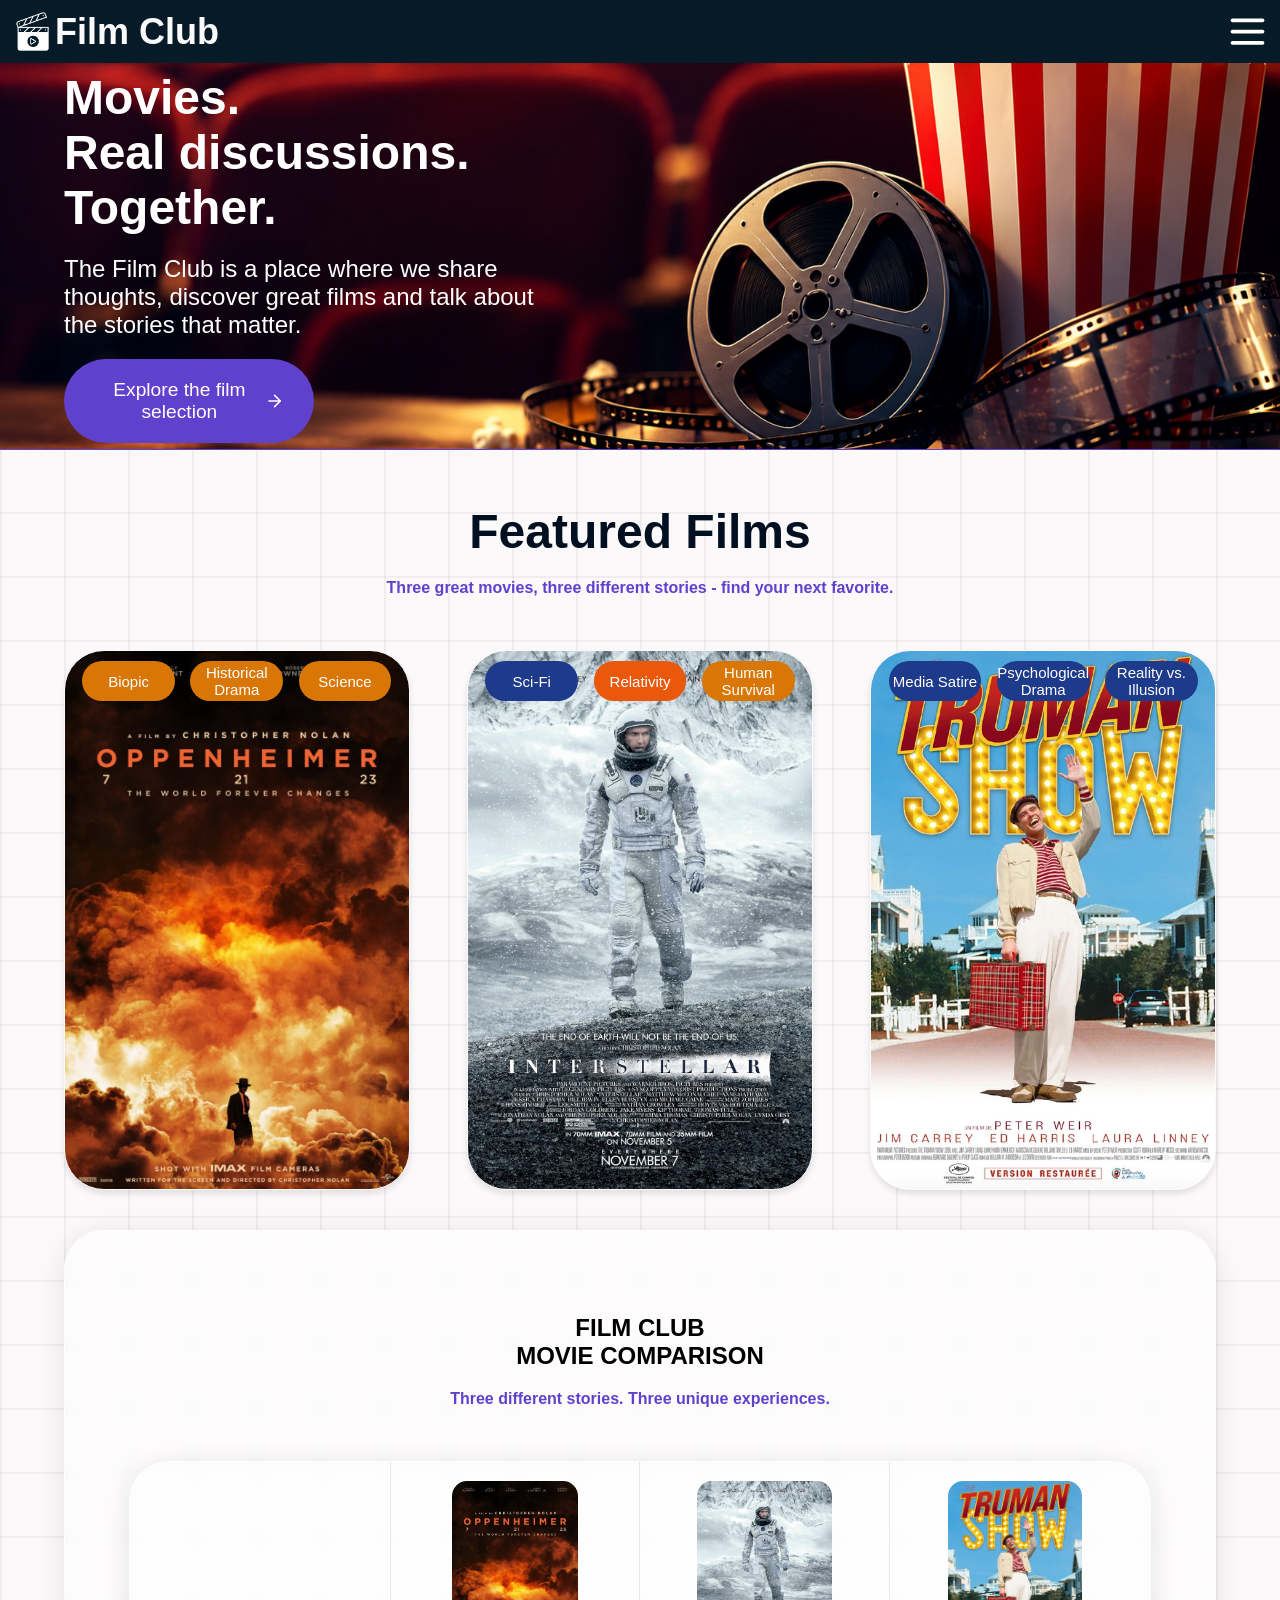
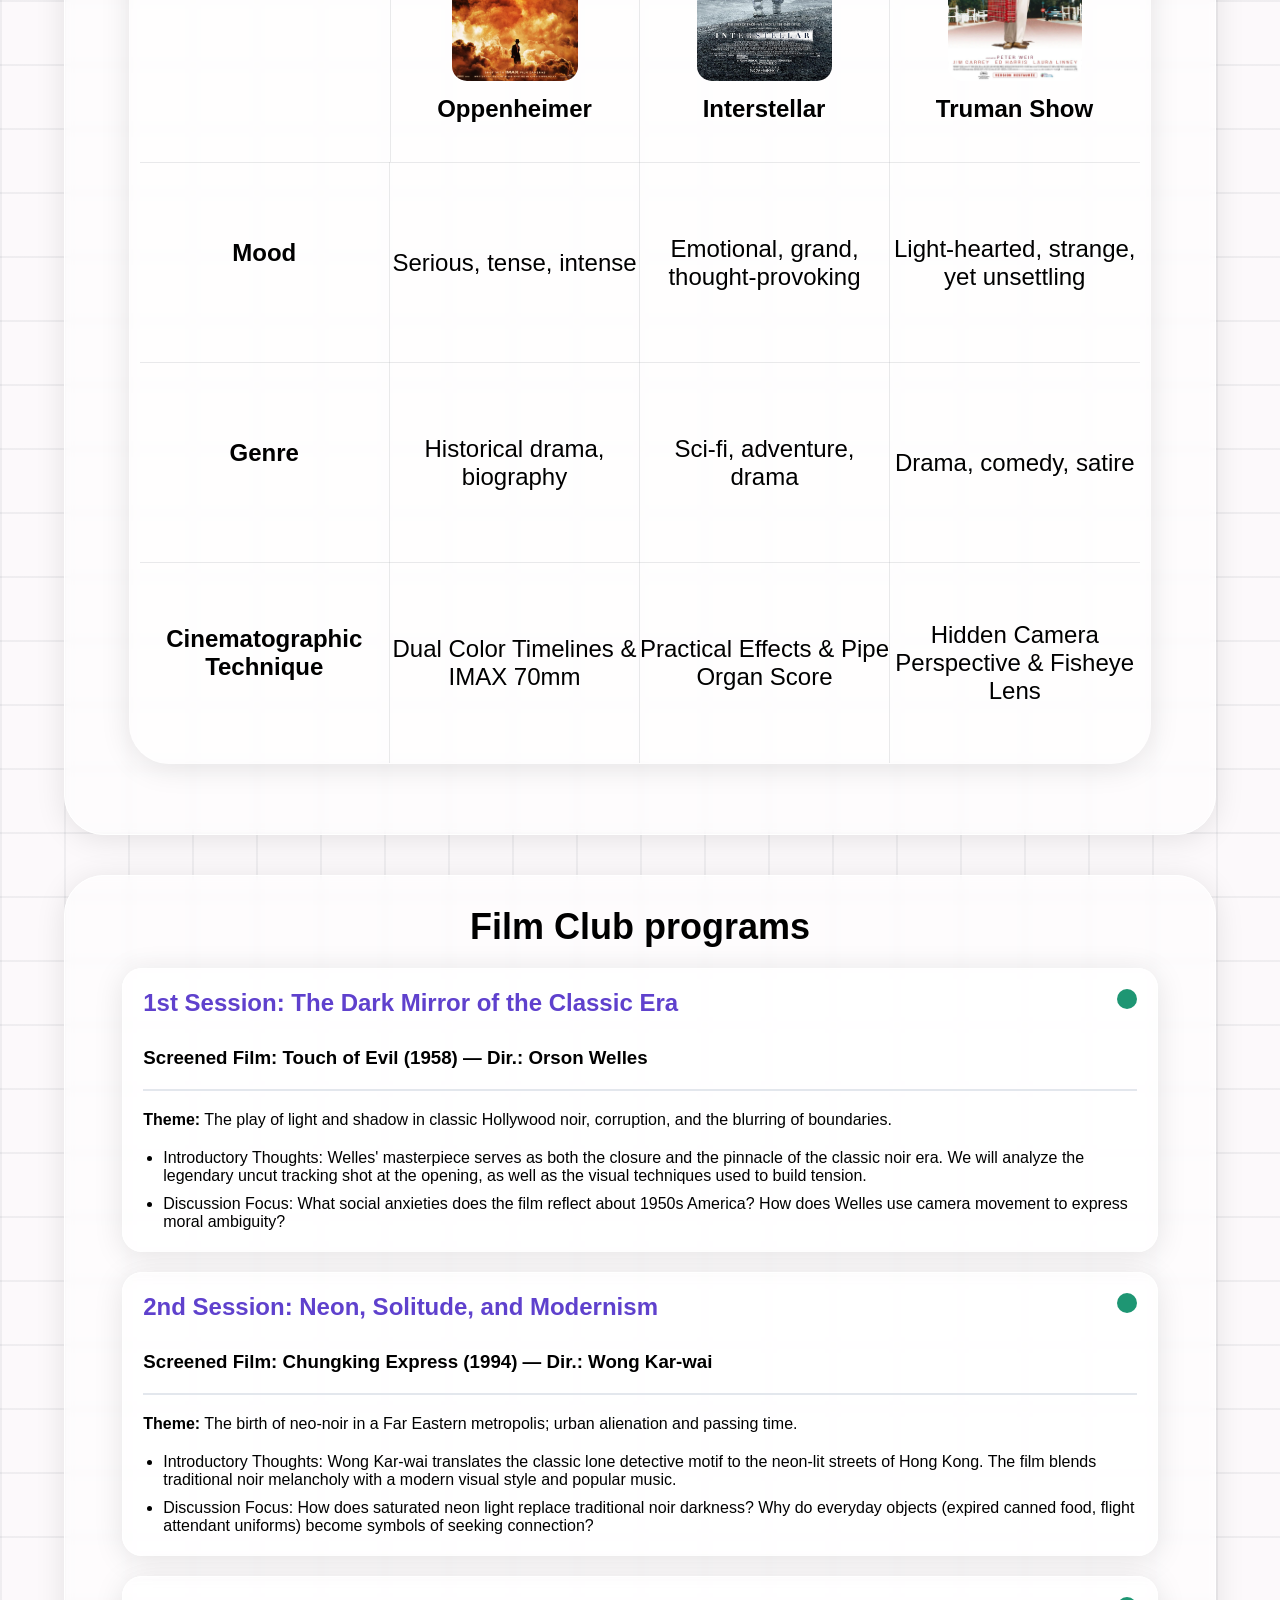
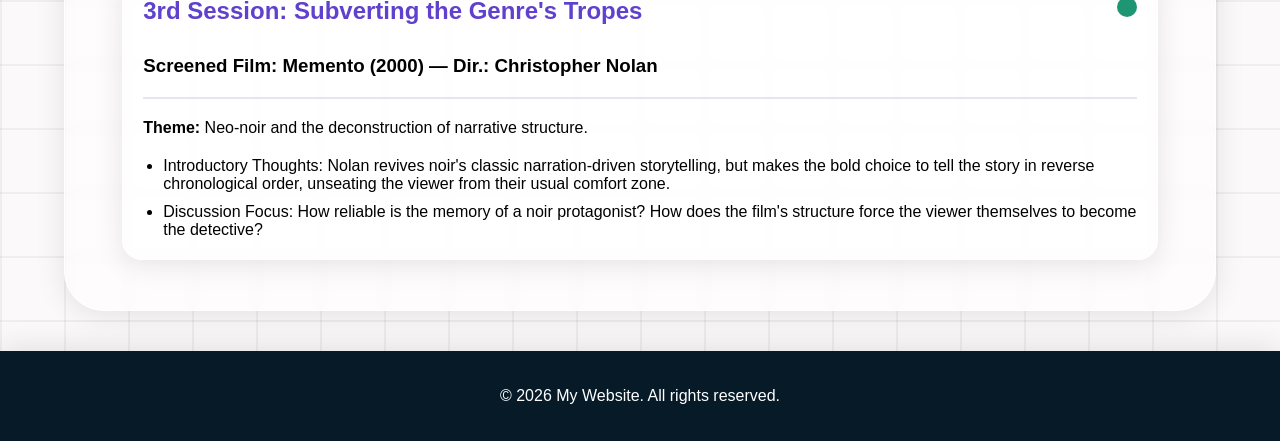
<file: index.html>
<!DOCTYPE html>
<html lang="en">

<head>
    <meta charset="UTF-8">
    <meta name="viewport" content="width=device-width, initial-scale=1.0">
    <link rel="stylesheet" href="src/tablestyle.css">
    <link rel="stylesheet" href="src/style.css">
    <link rel="icon" href="src/images/index.png">
    <script src="src/script.js" defer></script>
    <title>Film Club</title>
</head>

<body>
    <nav id="navbar">
        <div class="nav-title">
            <img src="src/images/logo.png" alt="Logo" class="logo">
            <h1><a href="index.html">Film Club</a></h1>
        </div>
        <div class="menu-container">
            <button id="menu-button">
                <svg width="24" height="24" viewBox="0 0 24 24" fill="none" stroke="currentColor" stroke-width="2"
                    stroke-linecap="round" stroke-linejoin="round">
                    <line x1="4" y1="6" x2="20" y2="6" />
                    <line x1="4" y1="12" x2="20" y2="12" />
                    <line x1="4" y1="18" x2="20" y2="18" />
                </svg>
            </button>
            <ul id="nav-links">
                <li class="current-tab"><a href="index.html">Home</a></li>
                <li><a href="src/selection.html">Selection</a></li>
                <li><a href="src/workshop.html">Workshop</a></li>
                <li><a href="src/sources.html">Sources</a></li>
            </ul>
        </div>
    </nav>
    <header>
        <div class="header-content">
            <h2>
                <span>Movies.</span><br>
                <span>Real discussions.</span><br>
                <span>Together.</span><br>
            </h2>
            <p>
                The Film Club is a place where we share <br>
                thoughts, discover great films and talk about<br>
                the stories that matter.
            </p>
            <a href="src/selection.html" class="cta-button">
                Explore the film selection
                <svg width="24" height="24" viewBox="0 0 24 24" fill="none" stroke="currentColor" stroke-width="2"
                    stroke-linecap="round" stroke-linejoin="round">
                    <line x1="5" y1="12" x2="19" y2="12" />
                    <polyline points="12 5 19 12 12 19" />
                </svg>
            </a>
        </div>
    </header>
    <main>
        <div class="title-wrapper">
            <h1 class="title">Featured Films</h1>
            <p>Three great movies, three different stories
                - find your next favorite.</p>
        </div>
        <div class="cards">
            <article class="card">
                <div class="tags">
                    <span class="tag-Biopic">Biopic</span>
                    <span class="tag-Historical-Drama">Historical Drama</span>
                    <span class="tag-Science">Science</span>
                </div>
                <div class="info">
                    <h2>Oppenheimer</h2>
                    <span>(2023)</span>
                    <p>A tense and visually striking historical drama with a serious,
                        atmospheric tone. It combines powerful performances,
                        complex themes, and Christopher Nolan's distinctive
                        nonlinear storytelling.</p>
                </div>
            </article>
            <article class="card">
                <div class="tags">
                    <span class="tag-Sci-Fi">Sci-Fi</span>
                    <span class="tag-Relativity">Relativity</span>
                    <span class="tag-Human-Survival">Human Survival</span>
                </div>
                <div class="info">
                    <h2>Interstellar</h2>
                    <span>(2014)</span>
                    <p>An emotional and visually spectacular sci-fi film that combines large-scale space exploration
                        with deeply personal themes. Its ambitious visuals, memorable soundtrack, and thought-provoking
                        ideas make it especially engaging.</p>
                </div>
            </article>
            <article class="card">
                <div class="tags">
                    <span class="tag-Media-Satire">Media Satire</span>
                    <span class="tag-Psychological-Drama">Psychological Drama</span>
                    <span class="tag-Reality-v-Illusion">Reality vs. Illusion</span>
                </div>
                <div class="info">
                    <h2>The Truman Show</h2>
                    <span>(1998)</span>
                    <p>A clever and thought-provoking film that balances comedy with darker philosophical themes. Its
                        unique concept, memorable performances, and commentary on media and privacy make it highly
                        discussable.</p>
                </div>
            </article>
        </div>

        <section class="content-wrapper">
            <div class="title-wrapper">
                <h1>FILM CLUB</h1>
                <h2>MOVIE COMPARISON</h2>
                <p>Three different stories. Three unique experiences.</p>
            </div>
            <div class="table-wrapper">
                <table>
                    <thead>
                        <tr>
                            <td></td>
                            <td>
                                <a class="img-wrapper" href="src/images/card1.jpg">
                                    <img src="src/images/card1.jpg" alt="Oppenheimer Moviecover">
                                </a>
                                <h2>Oppenheimer</h2>
                            </td>
                            <td>
                                <a class="img-wrapper" href="src/images/card2.jpg">
                                    <img src="src/images/card2.jpg" alt="Interstellar Moviecover">
                                </a>
                                <h2>Interstellar</h2>
                            </td>
                            <td>
                                <a class="img-wrapper" href="src/images/card3.webp">
                                    <img src="src/images/card3.webp" alt="Truman Show Moviecover">
                                </a>
                                <h2>Truman Show</h2>
                            </td>
                        </tr>
                    </thead>
                    <tbody>
                        <tr>
                            <td>
                                <h2>Mood</h2>
                            </td>
                            <td>Serious, tense, intense</td>
                            <td>Emotional, grand, thought-provoking</td>
                            <td>Light-hearted, strange, yet unsettling</td>
                        </tr>
                        <tr>
                            <td>
                                <h2>Genre</h2>
                            </td>
                            <td>Historical drama, biography</td>
                            <td>Sci-fi, adventure, drama</td>
                            <td>Drama, comedy, satire</td>
                        </tr>
                        <tr>
                            <td>
                                <h2>Cinematographic Technique</h2>
                            </td>
                            <td>Dual Color Timelines & IMAX 70mm</td>
                            <td>Practical Effects & Pipe Organ Score</td>
                            <td>Hidden Camera Perspective & Fisheye Lens</td>
                        </tr>
                    </tbody>
                </table>
            </div>
        </section>

        <section class="content-wrapper">
            <h2 class="content-title">Film Club programs</h2>
            <article class="program-card">
                <div class="head">
                    <h2>1st Session: The Dark Mirror of the Classic Era</h2>
                    <span></span>
                </div>
                <h3>Screened Film: Touch of Evil (1958) — Dir.: Orson Welles</h3>
                <span class="divider-line"></span>
                <p class="theme"><b>Theme:</b> The play of light and shadow in classic Hollywood noir, corruption, and
                    the blurring of boundaries.</p>
                <ul>
                    <li>
                        <p>Introductory Thoughts: Welles' masterpiece serves as both the closure and the pinnacle of the
                            classic noir era. We will analyze the legendary uncut tracking shot at the opening, as well
                            as the visual techniques used to build tension.</p>
                    </li>
                    <li>
                        <p>Discussion Focus: What social anxieties does the film reflect about 1950s America? How does
                            Welles use camera movement to express moral ambiguity?</p>
                    </li>
                </ul>
            </article>
            <article class="program-card">
                <div class="head">
                    <h2>2nd Session: Neon, Solitude, and Modernism</h2>
                    <span></span>
                </div>
                <h3>Screened Film: Chungking Express (1994) — Dir.: Wong Kar-wai</h3>
                <span class="divider-line"></span>
                <p class="theme"><b>Theme:</b> The birth of neo-noir in a Far Eastern metropolis; urban alienation and
                    passing time.</p>
                <ul>
                    <li>
                        <p>Introductory Thoughts: Wong Kar-wai translates the classic lone detective motif to the
                            neon-lit streets of Hong Kong. The film blends traditional noir melancholy with a modern
                            visual style and popular music.</p>
                    </li>
                    <li>
                        <p>Discussion Focus: How does saturated neon light replace traditional noir darkness? Why do
                            everyday objects (expired canned food, flight attendant uniforms) become symbols of seeking
                            connection?</p>
                    </li>
                </ul>
            </article>
            <article class="program-card">
                <div class="head">
                    <h2>3rd Session: Subverting the Genre's Tropes</h2>
                    <span></span>
                </div>
                <h3>Screened Film: Memento (2000) — Dir.: Christopher Nolan</h3>
                <span class="divider-line"></span>
                <p class="theme"><b>Theme:</b> Neo-noir and the deconstruction of narrative structure.</p>
                <ul>
                    <li>
                        <p>Introductory Thoughts: Nolan revives noir's classic narration-driven storytelling, but makes
                            the bold choice to tell the story in reverse chronological order, unseating the viewer from
                            their usual comfort zone.</p>
                    </li>
                    <li>
                        <p>Discussion Focus: How reliable is the memory of a noir protagonist? How does the film's
                            structure force the viewer themselves to become the detective?</p>
                    </li>
                </ul>
            </article>
        </section>
    </main>

    <footer>
        <p>&copy; 2026 My Website. All rights reserved.</p>
    </footer>
</body>

</html>
</file>
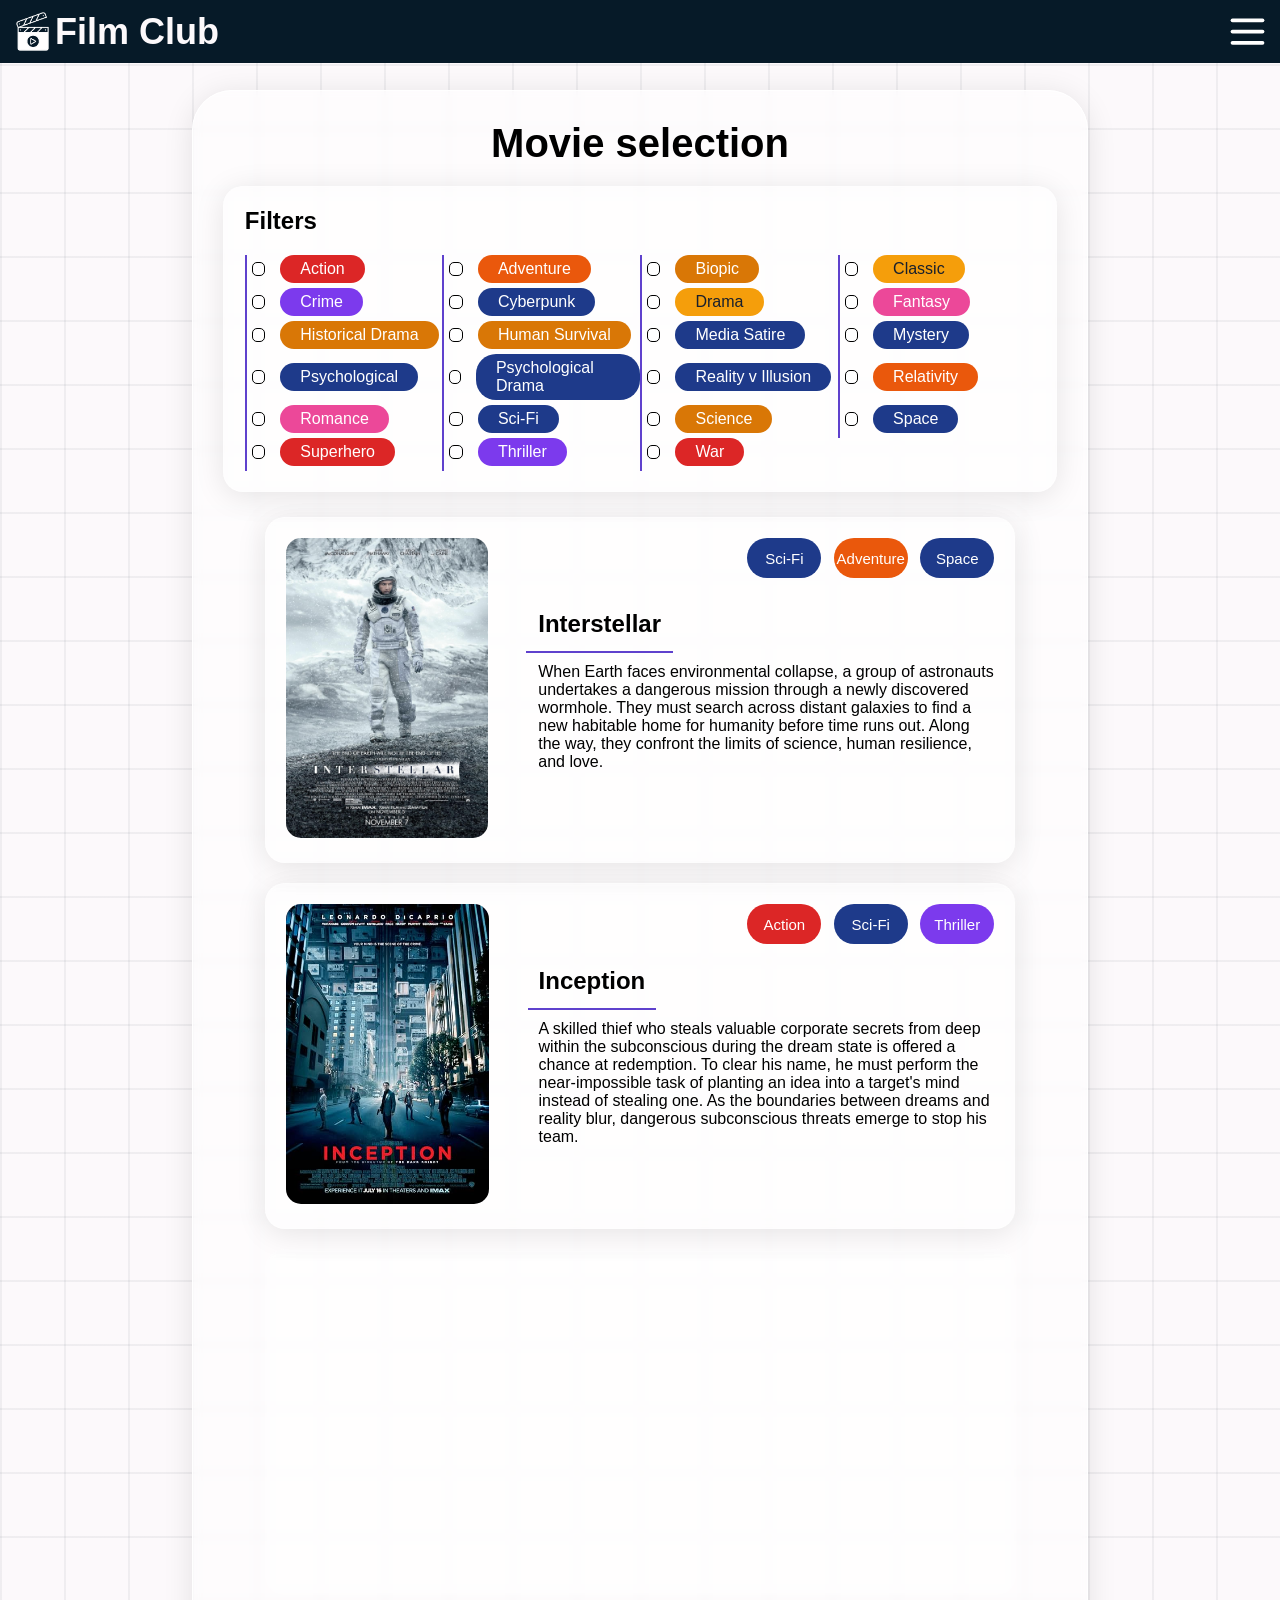
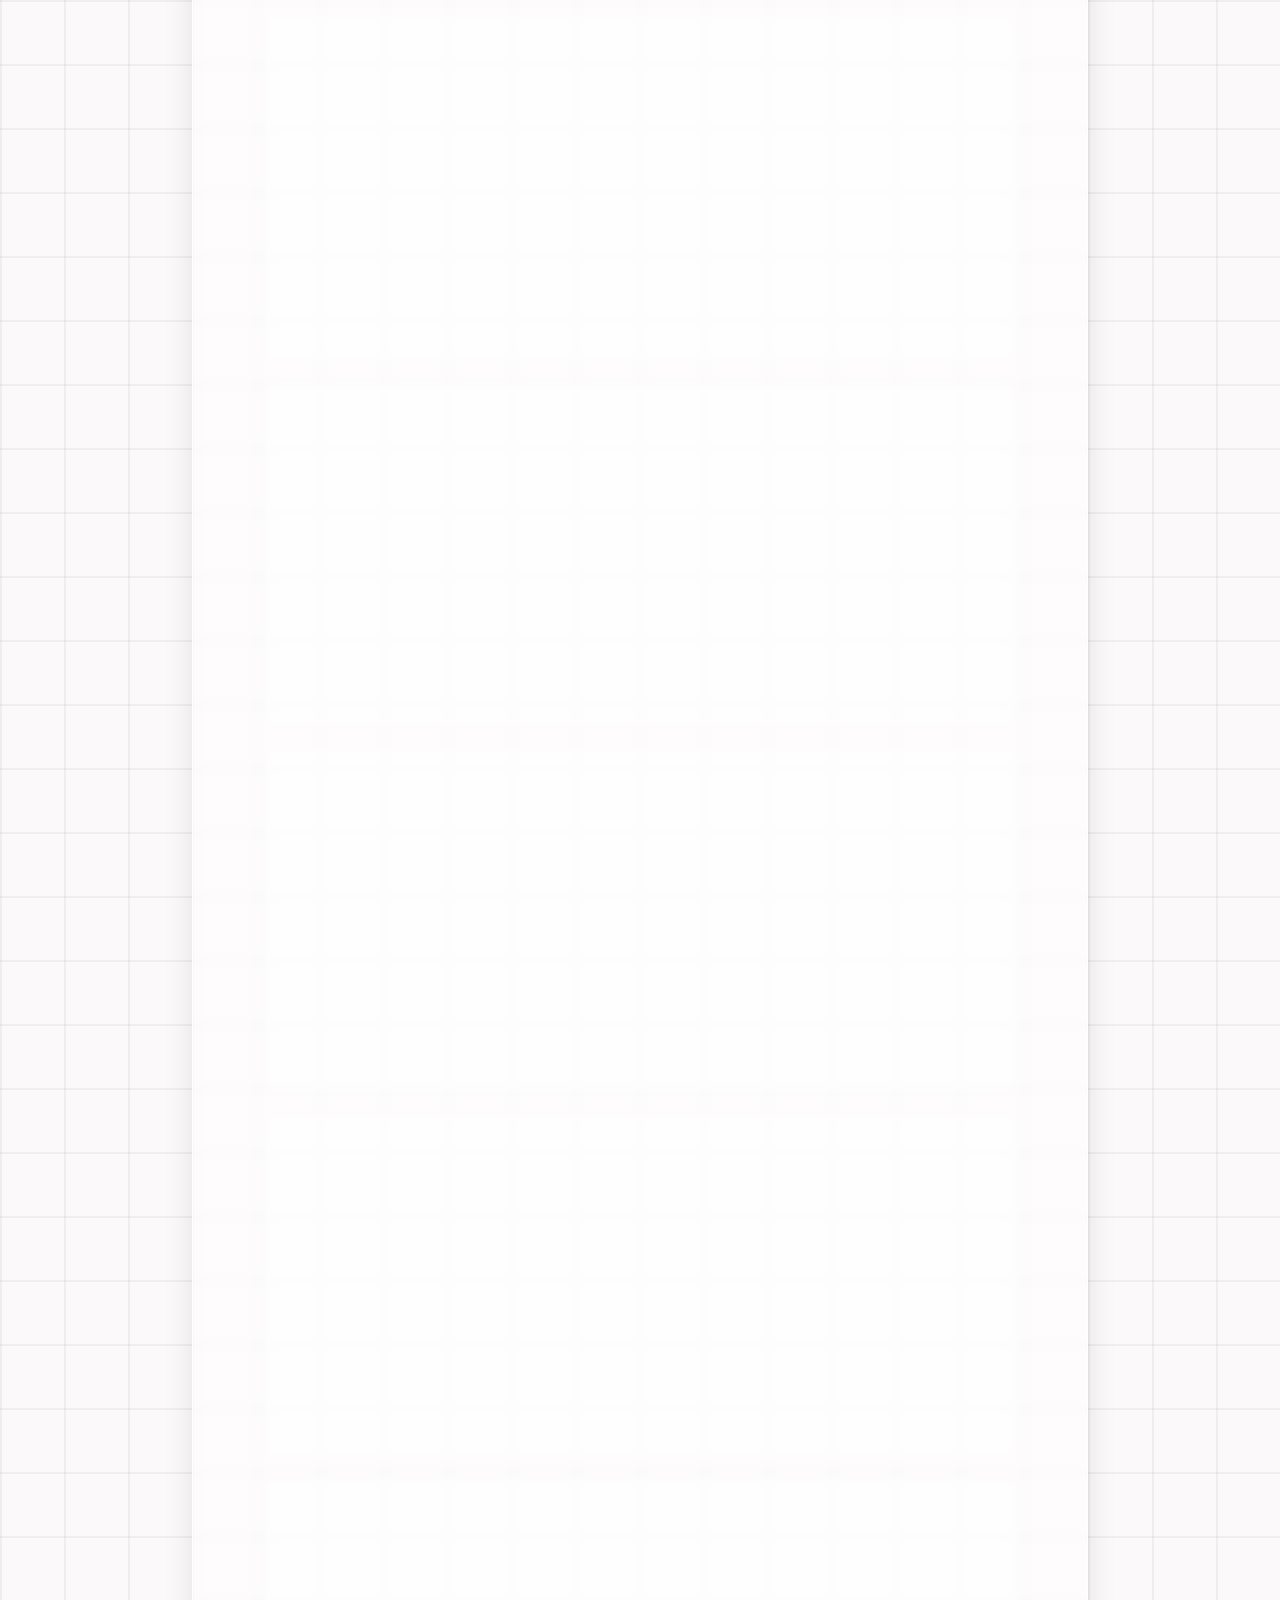
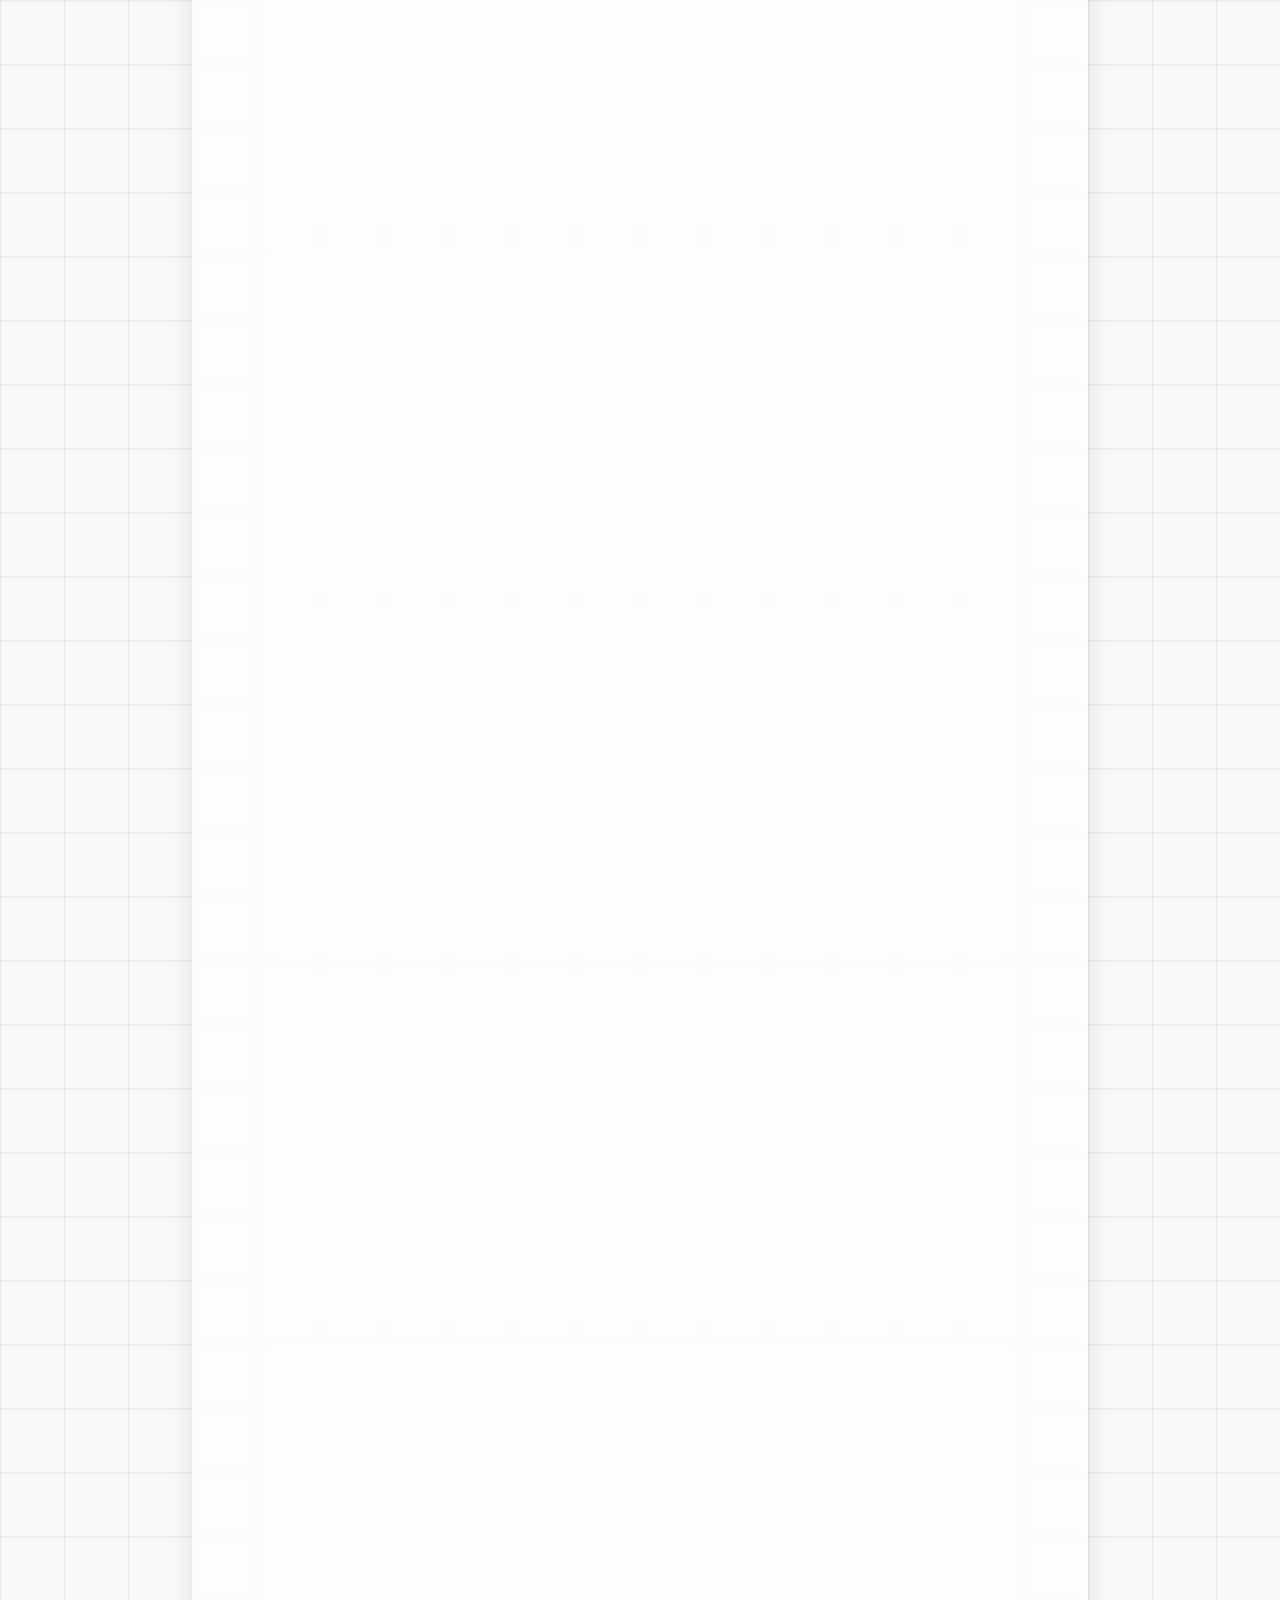
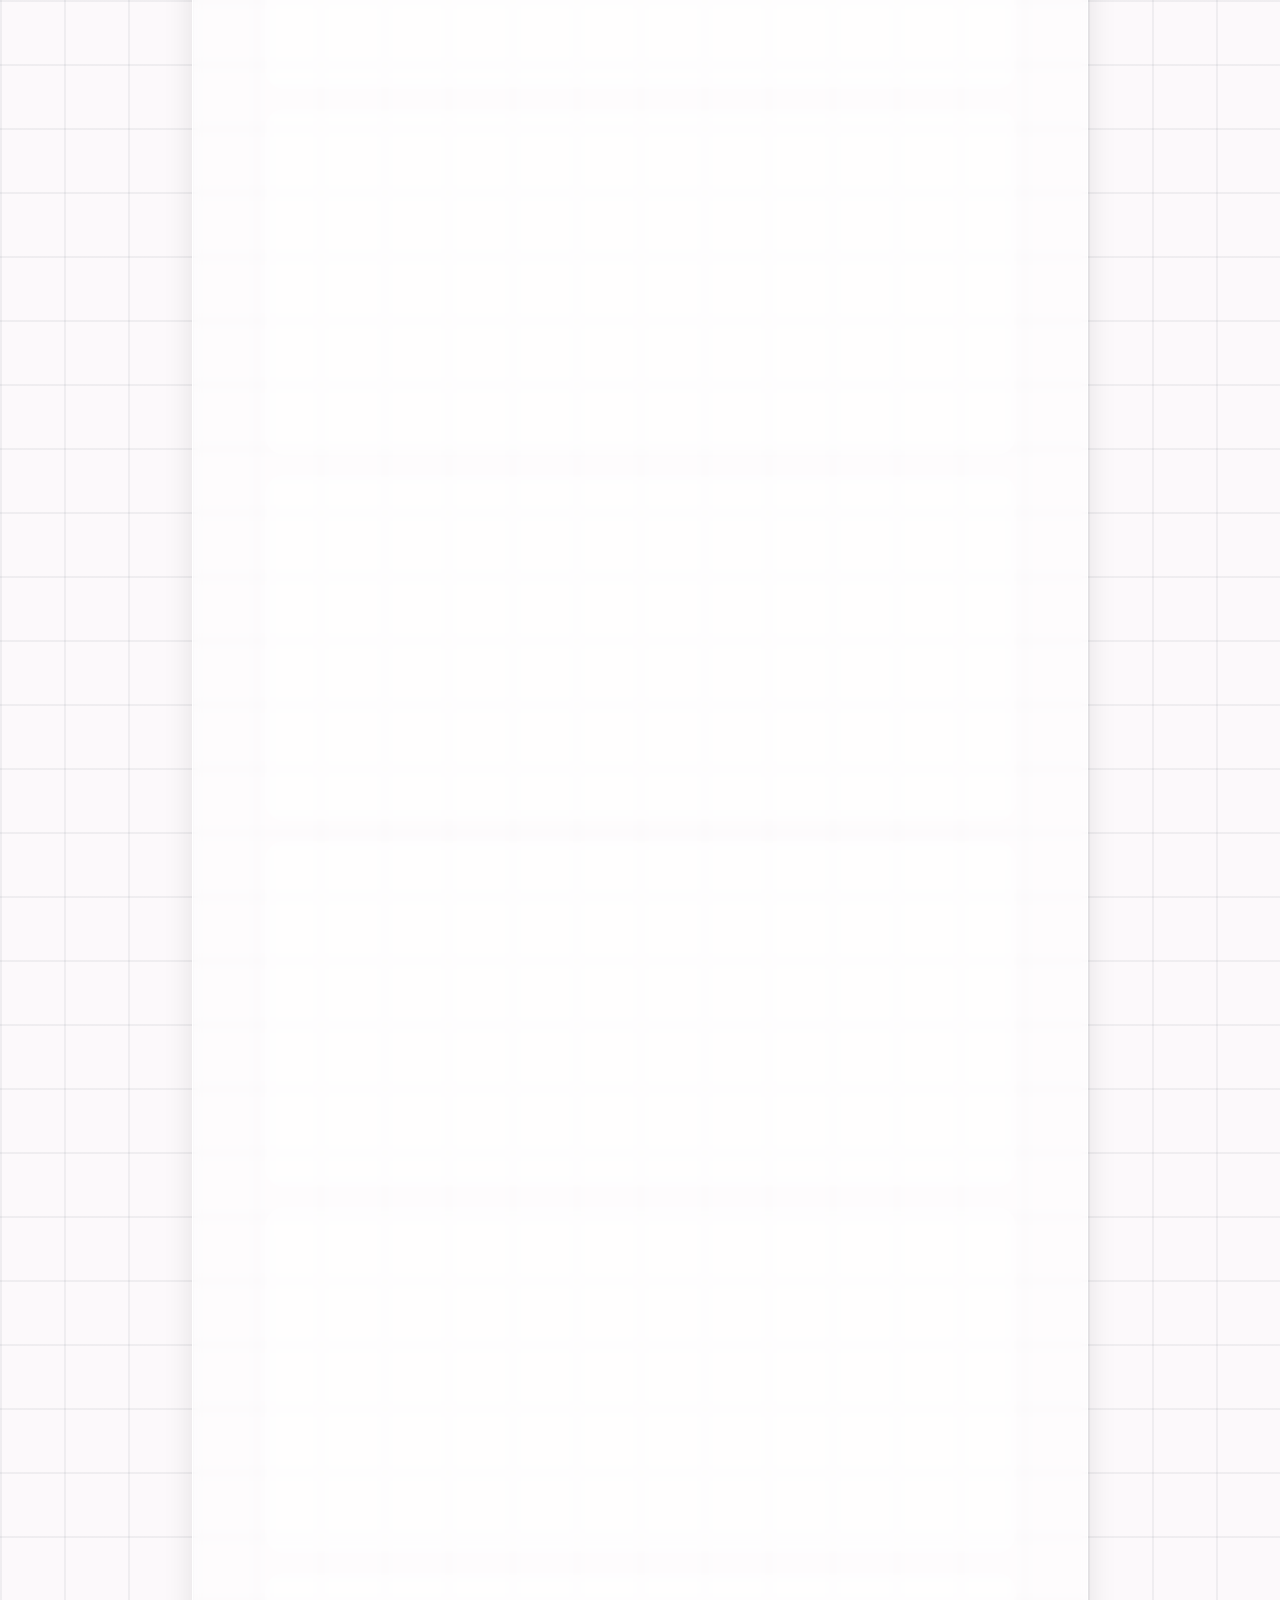
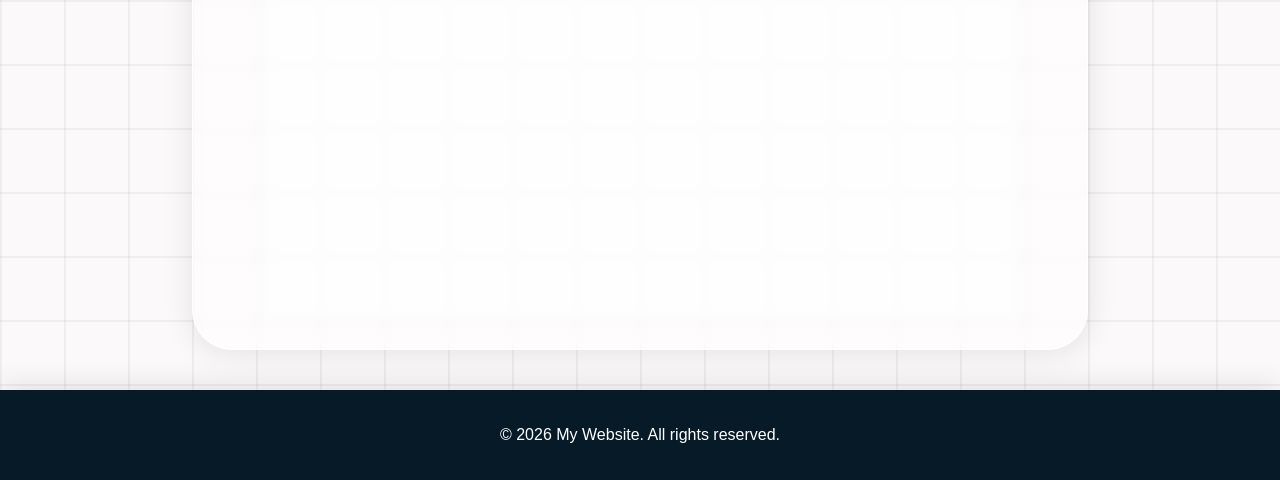
<file: src/selection.html>
<!DOCTYPE html>
<html lang="en">

<head>
    <meta charset="UTF-8">
    <meta name="viewport" content="width=device-width, initial-scale=1.0">
    <link rel="stylesheet" href="style.css">
    <link rel="icon" href="images/index.png">
    <script src="script.js" defer></script>
    <script src="sortscript.js" defer></script>
    <title>Film Club</title>
</head>

<body>
    <nav id="navbar">
        <div class="nav-title">
            <img src="images/logo.png" alt="Logo" class="logo">
            <h1><a href="../index.html">Film Club</a></h1>
        </div>
        <div class="menu-container">
            <button id="menu-button">
                <svg width="24" height="24" viewBox="0 0 24 24" fill="none" stroke="currentColor" stroke-width="2"
                    stroke-linecap="round" stroke-linejoin="round">
                    <line x1="4" y1="6" x2="20" y2="6" />
                    <line x1="4" y1="12" x2="20" y2="12" />
                    <line x1="4" y1="18" x2="20" y2="18" />
                </svg>
            </button>
            <ul id="nav-links">
                <li><a href="../index.html">Home</a></li>
                <li class="current-tab"><a href="selection.html">Selection</a></li>
                <li><a href="workshop.html">Workshop</a></li>
                <li><a href="sources.html">Sources</a></li>
            </ul>
        </div>
    </nav>
    <main>

        <section class="content-wrapper">
            <h2 class="selection-title">Movie selection</h2>
            <div class="opt-bar">
                <h2>Filters</h2>
                <div class="sort-tags">
                    <div class="sort-opt"><input type="checkbox" name="actionTag" id="actionTag" class="sortTag"
                            data-sort="Action"> <label for="actionTag" class="tag-Action">Action</label></div>
                    <div class="sort-opt"><input type="checkbox" name="adventureTag" id="adventureTag" class="sortTag"
                            data-sort="Adventure"> <label for="adventureTag" class="tag-Adventure">Adventure</label>
                    </div>
                    <div class="sort-opt"><input type="checkbox" name="biopicTag" id="biopicTag" class="sortTag"
                            data-sort="Biopic"> <label for="biopicTag" class="tag-Biopic">Biopic</label></div>
                    <div class="sort-opt"><input type="checkbox" name="classicTag" id="classicTag" class="sortTag"
                            data-sort="Classic"> <label for="classicTag" class="tag-Classic">Classic</label></div>
                    <div class="sort-opt"><input type="checkbox" name="crimeTag" id="crimeTag" class="sortTag"
                            data-sort="Crime"> <label for="crimeTag" class="tag-Crime">Crime</label></div>
                    <div class="sort-opt"><input type="checkbox" name="cyberpunkTag" id="cyberpunkTag" class="sortTag"
                            data-sort="Cyberpunk"> <label for="cyberpunkTag" class="tag-Cyberpunk">Cyberpunk</label>
                    </div>
                    <div class="sort-opt"><input type="checkbox" name="dramaTag" id="dramaTag" class="sortTag"
                            data-sort="Drama"> <label for="dramaTag" class="tag-Drama">Drama</label></div>
                    <div class="sort-opt"><input type="checkbox" name="fantasyTag" id="fantasyTag" class="sortTag"
                            data-sort="Fantasy"> <label for="fantasyTag" class="tag-Fantasy">Fantasy</label></div>
                    <div class="sort-opt"><input type="checkbox" name="historicalDramaTag" id="historicalDramaTag"
                            class="sortTag" data-sort="Historical-Drama"> <label for="historicalDramaTag"
                            class="tag-Historical-Drama">Historical Drama</label></div>
                    <div class="sort-opt"><input type="checkbox" name="humanSurvivalTag" id="humanSurvivalTag"
                            class="sortTag" data-sort="Human-Survival"> <label for="humanSurvivalTag"
                            class="tag-Human-Survival">Human Survival</label></div>
                    <div class="sort-opt"><input type="checkbox" name="mediaSatireTag" id="mediaSatireTag"
                            class="sortTag" data-sort="Media-Satire"> <label for="mediaSatireTag"
                            class="tag-Media-Satire">Media Satire</label></div>
                    <div class="sort-opt"><input type="checkbox" name="mysteryTag" id="mysteryTag" class="sortTag"
                            data-sort="Mystery"> <label for="mysteryTag" class="tag-Mystery">Mystery</label></div>
                    <div class="sort-opt"><input type="checkbox" name="psychologicalTag" id="psychologicalTag"
                            class="sortTag" data-sort="Psychological"> <label for="psychologicalTag"
                            class="tag-Psychological">Psychological</label></div>
                    <div class="sort-opt"><input type="checkbox" name="psychologicalDramaTag" id="psychologicalDramaTag"
                            class="sortTag" data-sort="Psychological-Drama"> <label for="psychologicalDramaTag"
                            class="tag-Psychological-Drama">Psychological Drama</label></div>
                    <div class="sort-opt"><input type="checkbox" name="realityVIllusionTag" id="realityVIllusionTag"
                            class="sortTag" data-sort="Reality-v-Illusion"> <label for="realityVIllusionTag"
                            class="tag-Reality-v-Illusion">Reality v Illusion</label></div>
                    <div class="sort-opt"><input type="checkbox" name="relativityTag" id="relativityTag" class="sortTag"
                            data-sort="Relativity"> <label for="relativityTag" class="tag-Relativity">Relativity</label>
                    </div>
                    <div class="sort-opt"><input type="checkbox" name="romanceTag" id="romanceTag" class="sortTag"
                            data-sort="Romance"> <label for="romanceTag" class="tag-Romance">Romance</label></div>
                    <div class="sort-opt"><input type="checkbox" name="sciFiTag" id="sciFiTag" class="sortTag"
                            data-sort="Sci-Fi"> <label for="sciFiTag" class="tag-Sci-Fi">Sci-Fi</label></div>
                    <div class="sort-opt"><input type="checkbox" name="scienceTag" id="scienceTag" class="sortTag"
                            data-sort="Science"> <label for="scienceTag" class="tag-Science">Science</label></div>
                    <div class="sort-opt"><input type="checkbox" name="spaceTag" id="spaceTag" class="sortTag"
                            data-sort="Space"> <label for="spaceTag" class="tag-Space">Space</label></div>
                    <div class="sort-opt"><input type="checkbox" name="superheroTag" id="superheroTag" class="sortTag"
                            data-sort="Superhero"> <label for="superheroTag" class="tag-Superhero">Superhero</label>
                    </div>
                    <div class="sort-opt"><input type="checkbox" name="thrillerTag" id="thrillerTag" class="sortTag"
                            data-sort="Thriller"> <label for="thrillerTag" class="tag-Thriller">Thriller</label></div>
                    <div class="sort-opt"><input type="checkbox" name="warTag" id="warTag" class="sortTag"
                            data-sort="War"> <label for="warTag" class="tag-War">War</label></div>
                </div>
            </div>
            <ul id="movie-list">
                <h2 id="none-selected-prompt">No movies that match your preferences</h2>
                <li class="movie-opt" data-tags="Sci-Fi Adventure Space">
                    <a class="img-wrapper" href="images/selection/card1.jpg">
                        <img src="images/selection/card1.jpg" alt="Interstellar Moviecover">
                    </a>
                    <div class="text-content">
                        <div class="tags">
                            <span class="tag-Sci-Fi">Sci-Fi</span>
                            <span class="tag-Adventure">Adventure</span>
                            <span class="tag-Space">Space</span>
                        </div>
                        <h2>Interstellar</h2>
                        <p>When Earth faces environmental collapse, a group of astronauts undertakes a dangerous mission
                            through a newly discovered wormhole. They must search across distant galaxies to find a new
                            habitable home for humanity before time runs out. Along the way, they confront the limits of
                            science, human resilience, and love.</p>
                    </div>
                </li>

                <li class="movie-opt" data-tags="Action Sci-Fi Thriller">
                    <a class="img-wrapper" href="images/selection/selection/card2.jpg">
                        <img src="images/selection/card2.jpg" alt="Inception Moviecover">
                    </a>
                    <div class="text-content">
                        <div class="tags">
                            <span class="tag-Action">Action</span>
                            <span class="tag-Sci-Fi">Sci-Fi</span>
                            <span class="tag-Thriller">Thriller</span>
                        </div>
                        <h2>Inception</h2>
                        <p>A skilled thief who steals valuable corporate secrets from deep within the subconscious
                            during the dream state is offered a chance at redemption. To clear his name, he must perform
                            the near-impossible task of planting an idea into a target's mind instead of stealing one.
                            As the boundaries between dreams and reality blur, dangerous subconscious threats emerge to
                            stop his team.</p>
                    </div>
                </li>

                <li class="movie-opt" data-tags="Crime Drama Mystery">
                    <a class="img-wrapper" href="images/selection/card3.jpg">
                        <img src="images/selection/card3.jpg" alt="The Godfather Moviecover">
                    </a>
                    <div class="text-content">
                        <div class="tags">
                            <span class="tag-Crime">Crime</span>
                            <span class="tag-Drama">Drama</span>
                            <span class="tag-Mystery">Mystery</span>
                        </div>
                        <h2>The Godfather</h2>
                        <p>The aging patriarch of an organized crime dynasty attempts to transfer control of his
                            clandestine empire to his reluctant youngest son. As rival families threaten their business
                            and family safety, the reluctant heir is pulled deeper into a violent underworld. It is a
                            powerful saga of loyalty, betrayal, and the corrupting nature of power.</p>
                    </div>
                </li>

                <li class="movie-opt" data-tags="Action Sci-Fi Superhero">
                    <a class="img-wrapper" href="images/selection/card4.jpg">
                        <img src="images/selection/card4.jpg" alt="The Dark Knight Moviecover">
                    </a>
                    <div class="text-content">
                        <div class="tags">
                            <span class="tag-Action">Action</span>
                            <span class="tag-Sci-Fi">Sci-Fi</span>
                            <span class="tag-Superhero">Superhero</span>
                        </div>
                        <h2>The Dark Knight</h2>
                        <p>With the help of trusted allies, Batman maintains a fragile order in Gotham City until a
                            criminal mastermind known as the Joker unleashes chaos. The villain tests the limits of
                            justice and forces the vigilante to question the line between hero and villain. As the city
                            descends into anarchy, difficult sacrifices must be made to save its moral core.</p>

                    </div>
                </li>

                <li class="movie-opt" data-tags="Drama Romance Classic">
                    <a class="img-wrapper" href="images/selection/card5.jpg">
                        <img src="images/selection/card5.jpg" alt="Titanic Moviecover">
                    </a>
                    <div class="text-content">
                        <div class="tags">
                            <span class="tag-Drama">Drama</span>
                            <span class="tag-Romance">Romance</span>
                            <span class="tag-Classic">Classic</span>
                        </div>
                        <h2>Titanic</h2>
                        <p>A young aristocratic woman falling under the expectations of an arranged marriage meets a
                            free-spirited artist aboard the ill-fated luxury liner. Despite their vast class
                            differences, they form a deep bond during the ship's maiden voyage across the Atlantic.
                            Their romance turns into a desperate struggle for survival when the ship collides with a
                            massive iceberg.</p>
                    </div>
                </li>

                <li class="movie-opt" data-tags="Sci-Fi Action Classic">
                    <a class="img-wrapper" href="images/selection/card6.jpg">
                        <img src="images/selection/card6.jpg" alt="The Matrix Moviecover">
                    </a>
                    <div class="text-content">
                        <div class="tags">
                            <span class="tag-Sci-Fi">Sci-Fi</span>
                            <span class="tag-Action">Action</span>
                            <span class="tag-Classic">Classic</span>
                        </div>
                        <h2>The Matrix</h2>
                        <p>A computer hacker leads a mundane life until a mysterious woman leads him to an underground
                            rebellion against intelligent machines. He uncovers the shocking truth that his everyday
                            reality is an elaborate simulated illusion designed to control humanity. Armed with new
                            abilities, he joins the fight to liberate the human race from digital bondage.</p>
                    </div>
                </li>

                <li class="movie-opt" data-tags="Biopic Historical-Drama Drama">
                    <a class="img-wrapper" href="images/selection/card7.jpg">
                        <img src="images/selection/card7.jpg" alt="Schindler's List Moviecover">
                    </a>
                    <div class="text-content">
                        <div class="tags">
                            <span class="tag-Biopic">Biopic</span>
                            <span class="tag-Historical-Drama">Historical Drama</span>
                            <span class="tag-Drama">Drama</span>
                        </div>
                        <h2>Schindler's List</h2>
                        <p>In German-occupied Poland during World War II, a charismatic businessman arrives looking to
                            profit from the war effort by opening a factory. As he witnesses the horrific persecution of
                            the Jewish population by the regime, his motivations gradually turn from profit to humanity.
                            Using his fortune and influence, he risks everything to protect hundreds of innocent lives.
                        </p>
                    </div>
                </li>

                <li class="movie-opt" data-tags="Adventure Fantasy Action">
                    <a class="img-wrapper" href="images/selection/card8.jpg">
                        <img src="images/selection/card8.jpg"
                            alt="The Lord of the Rings: The Fellowship of the Ring Moviecover">
                    </a>
                    <div class="text-content">
                        <div class="tags">
                            <span class="tag-Adventure">Adventure</span>
                            <span class="tag-Fantasy">Fantasy</span>
                            <span class="tag-Action">Action</span>
                        </div>
                        <h2>The Lord of the Rings: The Fellowship of the Ring</h2>
                        <p>A modest hobbit inherits a powerful ring that holds the fate of his entire world in its
                            balance. Joined by a diverse group of heroes, he sets out on a perilous journey to destroy
                            the artifact in the fires where it was forged. Evil forces pursue them relentlessly across
                            vast regions as their alliance is tested at every step.</p>
                    </div>
                </li>

                <li class="movie-opt" data-tags="Biopic Historical-Drama Science">
                    <a class="img-wrapper" href="images/selection/card9.jpg">
                        <img src="images/selection/card9.jpg" alt="The Imitation Game Moviecover">
                    </a>
                    <div class="text-content">
                        <div class="tags">
                            <span class="tag-Biopic">Biopic</span>
                            <span class="tag-Historical-Drama">Historical Drama</span>
                            <span class="tag-Science">Science</span>
                        </div>
                        <h2>The Imitation Game</h2>
                        <p>During the darkest days of World War II, brilliant mathematician Alan Turing is recruited by
                            British intelligence to crack an unbreakable enemy communication code. Working alongside a
                            secretive team, he races against time to design a revolutionary calculating machine. His
                            groundbreaking efforts help turn the tide of the war while he guards a deeply personal
                            secret.</p>
                    </div>
                </li>

                <li class="movie-opt" data-tags="Drama Psychological Mystery">
                    <a class="img-wrapper" href="images/selection/card10.jpg">
                        <img src="images/selection/card10.jpg" alt="Whiplash Moviecover">
                    </a>
                    <div class="text-content">
                        <div class="tags">
                            <span class="tag-Drama">Drama</span>
                            <span class="tag-Psychological">Psychological</span>
                            <span class="tag-Mystery">Mystery</span>
                        </div>
                        <h2>Whiplash</h2>
                        <p>An ambitious young jazz drummer enrolls at an elite music conservatory with dreams of
                            achieving greatness. He catches the attention of a notoriously ruthless instructor whose
                            teaching methods rely on fear, intimidation, and mental pressure. As the student pushes
                            himself to physical and emotional extremes, his pursuit of perfection threatens to consume
                            his life.</p>
                    </div>
                </li>

                <li class="movie-opt" data-tags="Psychological Mystery Thriller">
                    <a class="img-wrapper" href="images/selection/card11.jpg">
                        <img src="images/selection/card11.jpg" alt="Shutter Island Moviecover">
                    </a>
                    <div class="text-content">
                        <div class="tags">
                            <span class="tag-Psychological">Psychological</span>
                            <span class="tag-Mystery">Mystery</span>
                            <span class="tag-Thriller">Thriller</span>
                        </div>
                        <h2>Shutter Island</h2>
                        <p>A U.S. Marshal and his new partner travel to a remote island asylum for the criminally insane
                            to investigate the sudden disappearance of a patient. As a powerful hurricane cuts off
                            communication with the mainland, strange clues and unhelpful staff make the investigation
                            increasingly dangerous. The officer must unravel the hospital's hidden secrets while
                            confronting disturbing memories of his own past.</p>
                    </div>
                </li>

                <li class="movie-opt" data-tags="Adventure Drama Space">
                    <a class="img-wrapper" href="images/selection/card12.jpg">
                        <img src="images/selection/card12.jpg" alt="The Martian Moviecover">
                    </a>
                    <div class="text-content">
                        <div class="tags">
                            <span class="tag-Adventure">Adventure</span>
                            <span class="tag-Drama">Drama</span>
                            <span class="tag-Space">Space</span>
                        </div>
                        <h2>The Martian</h2>
                        <p>During a fierce storm on Mars, an astronaut is presumed dead and accidentally left behind by
                            his crew. Finding himself stranded on a hostile planet with limited supplies, he relies on
                            his ingenuity, scientific knowledge, and spirit to survive. Meanwhile, scientists back on
                            Earth work tirelessly to plan a daring rescue mission against astronomical odds.</p>
                    </div>
                </li>

                <li class="movie-opt" data-tags="Sci-Fi Thriller Cyberpunk">
                    <a class="img-wrapper" href="images/selection/card13.jpg">
                        <img src="images/selection/card13.jpg" alt="Blade Runner 2049 Moviecover">
                    </a>
                    <div class="text-content">
                        <div class="tags">
                            <span class="tag-Sci-Fi">Sci-Fi</span>
                            <span class="tag-Thriller">Thriller</span>
                            <span class="tag-Cyberpunk">Cyberpunk</span>
                        </div>
                        <h2>Blade Runner 2049</h2>
                        <p>Thirty years after the events of the original story, a new law officer unearths a long-buried
                            secret that could plunge what remains of society into chaos. His discovery leads him on a
                            quest to track down a former blade runner who has been missing for decades. Together, they
                            must navigate a dystopian landscape to preserve the delicate truth.</p>
                    </div>
                </li>

                <li class="movie-opt" data-tags="Historical-Drama Drama War">
                    <a class="img-wrapper" href="images/selection/card14.jpg">
                        <img src="images/selection/card14.jpg" alt="1917 Moviecover">
                    </a>
                    <div class="text-content">
                        <div class="tags">
                            <span class="tag-Historical-Drama">Historical Drama</span>
                            <span class="tag-Drama">Drama</span>
                            <span class="tag-War">War</span>
                        </div>
                        <h2>1917</h2>
                        <p>At the height of the First World War, two young British soldiers are assigned a seemingly
                            impossible mission behind enemy lines. They must cross dangerous territory to deliver an
                            urgent message that could stop a deadly ambush and save hundreds of lives. Racing against
                            the clock, every step brings them face-to-face with the grim realities of the front line.
                        </p>
                    </div>
                </li>

                <li class="movie-opt" data-tags="Action Thriller Crime">
                    <a class="img-wrapper" href="images/selection/card15.jpg">
                        <img src="images/selection/card15.jpg" alt="Heat Moviecover">
                    </a>
                    <div class="text-content">
                        <div class="tags">
                            <span class="tag-Action">Action</span>
                            <span class="tag-Thriller">Thriller</span>
                            <span class="tag-Crime">Crime</span>
                        </div>
                        <h2>Heat</h2>
                        <p>A methodical master thief leads an elite crew executing high-stakes heists across Los
                            Angeles. A obsessed police detective becomes determined to bring the crew down, sparking a
                            high-stakes game of cat and mouse across the city. As both men struggle to balance their
                            personal lives with their fixations, their inevitable clash tests their mutual respect and
                            survival skills.</p>
                    </div>
                </li>
                <li class="movie-opt" data-tags="Biopic Historical-Drama Science">
                    <a class="img-wrapper" href="images/selection/card16.jpg">
                        <img src="images/selection/card16.jpg" alt="Oppenheimer Moviecover">
                    </a>
                    <div class="text-content">
                        <div class="tags">
                            <span class="tag-Biopic">Biopic</span>
                            <span class="tag-Historical-Drama">Historical Drama</span>
                            <span class="tag-Science">Science</span>
                        </div>
                        <h2>Oppenheimer</h2>
                        <p>During World War II, theoretical physicist J. Robert Oppenheimer is appointed to lead the
                            top-secret Manhattan Project to develop the first nuclear weapons. As scientists race
                            against time to end the war, Oppenheimer must grapple with the catastrophic power and moral
                            weight of their creation. The aftermath exposes him to intense political scrutiny and
                            personal fallout.</p>
                    </div>
                </li>

                <li class="movie-opt" data-tags="Media-Satire Psychological-Drama Reality-v-Illusion">
                    <a class="img-wrapper" href="images/selection/card17.webp">
                        <img src="images/selection/card17.webp" alt="The Truman Show Moviecover">
                    </a>
                    <div class="text-content">
                        <div class="tags">
                            <span class="tag-Media-Satire">Media Satire</span>
                            <span class="tag-Psychological-Drama">Psychological Drama</span>
                            <span class="tag-Reality-v-Illusion">Reality v Illusion</span>
                        </div>
                        <h2>The Truman Show</h2>
                        <p>An insurance salesman lives a seemingly peaceful life in an idyllic island town, unaware that
                            his entire world is a massive television set. Every person around him is an actor, and his
                            daily routine is broadcast live to millions of viewers around the globe. As strange
                            occurrences reveal cracks in the illusion, he sets out to uncover the truth and escape his
                            controlled reality.</p>
                    </div>
                </li>
            </ul>
        </section>

    </main>
    <footer>
        <p>&copy; 2026 My Website. All rights reserved.</p>
    </footer>
</body>

</html>
</file>
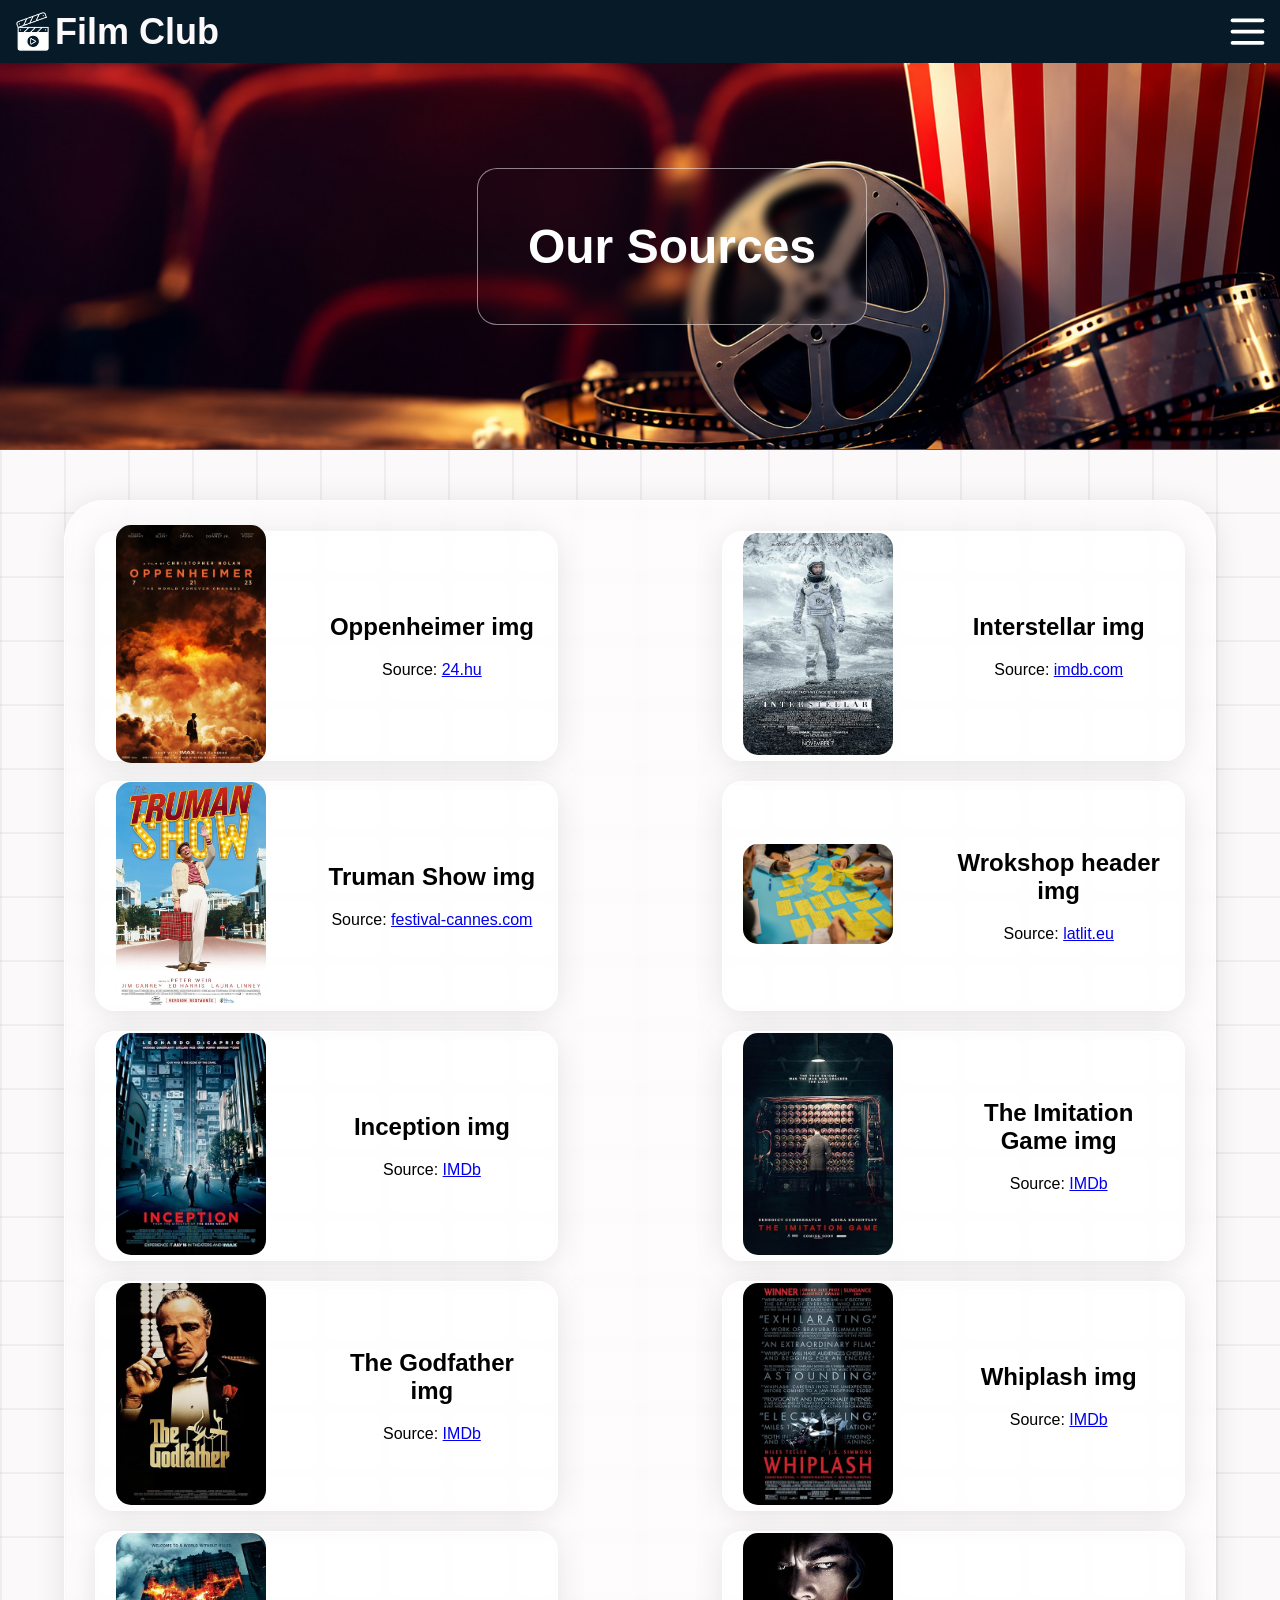
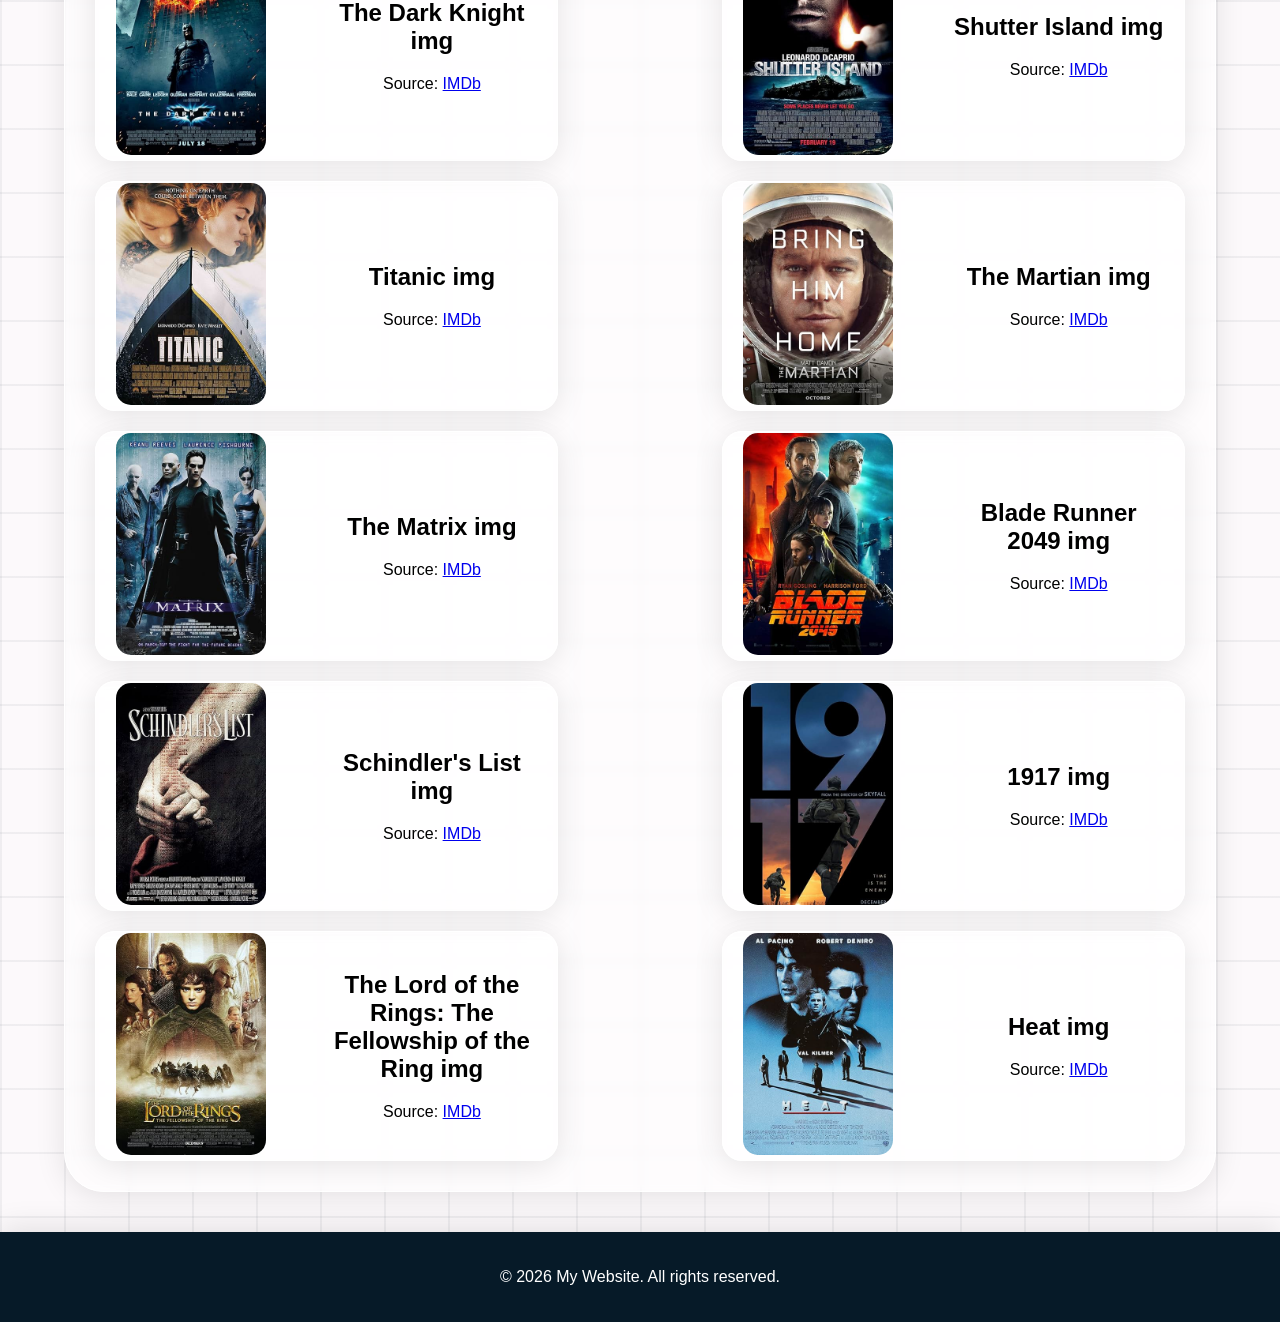
<file: src/sources.html>
<!DOCTYPE html>
<html lang="en">

<head>
    <meta charset="UTF-8">
    <meta name="viewport" content="width=device-width, initial-scale=1.0">
    <link rel="stylesheet" href="style.css">
    <link rel="stylesheet" href="sourcespage.css">
    <link rel="icon" href="images/index.png">
    <script src="script.js" defer></script>
    <title>Film Club</title>
</head>

<body>
    <nav id="navbar">
        <div class="nav-title">
            <img src="images/logo.png" alt="Logo" class="logo">
            <h1><a href="../index.html">Film Club</a></h1>
        </div>
        <div class="menu-container">
            <button id="menu-button">
                <svg width="24" height="24" viewBox="0 0 24 24" fill="none" stroke="currentColor" stroke-width="2"
                    stroke-linecap="round" stroke-linejoin="round">
                    <line x1="4" y1="6" x2="20" y2="6" />
                    <line x1="4" y1="12" x2="20" y2="12" />
                    <line x1="4" y1="18" x2="20" y2="18" />
                </svg>
            </button>
            <ul id="nav-links">
                <li><a href="../index.html">Home</a></li>
                <li><a href="selection.html">Selection</a></li>
                <li><a href="workshop.html">Workshop</a></li>
                <li class="current-tab"><a href="sources.html">Sources</a></li>
            </ul>
        </div>
    </nav>
    <header>
        <div class="header-content">
            <h2>
                <span>Our Sources</span><br>
            </h2>
        </div>
    </header>
    <main>
        <section class="content-wrapper">
            <div class="left-column">
                <article class="workshop_card">
                    <a class="img-wrapper" href="images/card1.jpg">
                        <img src="images/card1.jpg" alt="Oppenheimer Moviecover">
                    </a>
                    <div class="sources">
                        <h2>Oppenheimer img</h2>
                        <p>Source: <a
                                href="https://24.hu/kultura/2022/07/21/oppenheimer-christopher-nolan-film-plakat-mozi-atombomba/">24.hu</a>
                        </p>
                    </div>
                </article>
                <article class="workshop_card">
                    <a class="img-wrapper" href="images/card3.webp">
                        <img src="images/card3.webp" alt="Truman Show Moviecover">
                    </a>
                    <div class="sources">
                        <h2>Truman Show img</h2>
                        <p>Source: <a
                                href="https://www.festival-cannes.com/en/f/the-truman-show/">festival-cannes.com</a></p>
                    </div>
                </article>
                <article class="workshop_card">
                    <a class="img-wrapper" href="images/selection/card2.jpg">
                        <img src="images/selection/card2.jpg" alt="Inception Moviecover">
                    </a>
                    <div class="sources">
                        <h2>Inception img</h2>
                        <p>Source: <a
                                href="https://www.imdb.com/title/tt1375666/?ref_=nv_sr_srsg_0_tt_8_nm_0_in_0_q_Inception">IMDb</a>
                        </p>
                    </div>
                </article>

                <article class="workshop_card">
                    <a class="img-wrapper" href="images/selection/card3.jpg">
                        <img src="images/selection/card3.jpg" alt="The Godfather Moviecover">
                    </a>
                    <div class="sources">
                        <h2>The Godfather img</h2>
                        <p>Source: <a
                                href="https://www.imdb.com/title/tt0068646/?ref_=nv_sr_srsg_0_tt_7_nm_1_in_0_q_The%20godfather">IMDb</a>
                        </p>
                    </div>
                </article>

                <article class="workshop_card">
                    <a class="img-wrapper" href="images/selection/card4.jpg">
                        <img src="images/selection/card4.jpg" alt="The Dark Knight Moviecover">
                    </a>
                    <div class="sources">
                        <h2>The Dark Knight img</h2>
                        <p>Source: <a
                                href="https://www.imdb.com/title/tt0468569/?ref_=nv_sr_srsg_0_tt_7_nm_1_in_0_q_the%20dark%">IMDb</a>
                        </p>
                    </div>
                </article>

                <article class="workshop_card">
                    <a class="img-wrapper" href="images/selection/card5.jpg">
                        <img src="images/selection/card5.jpg" alt="Titanic Moviecover">
                    </a>
                    <div class="sources">
                        <h2>Titanic img</h2>
                        <p>Source: <a
                                href="https://www.imdb.com/title/tt0120338/?ref_=nv_sr_srsg_0_tt_5_nm_3_in_0_q_Tita">IMDb</a>
                        </p>
                    </div>
                </article>

                <article class="workshop_card">
                    <a class="img-wrapper" href="images/selection/card6.jpg">
                        <img src="images/selection/card6.jpg" alt="The Matrix Moviecover">
                    </a>
                    <div class="sources">
                        <h2>The Matrix img</h2>
                        <p>Source: <a
                                href="https://www.imdb.com/title/tt0133093/?ref_=nv_sr_srsg_0_tt_6_nm_1_in_1_q_the%20matrix">IMDb</a>
                        </p>
                    </div>
                </article>

                <article class="workshop_card">
                    <a class="img-wrapper" href="images/selection/card7.jpg">
                        <img src="images/selection/card7.jpg" alt="Schindler's List Moviecover">
                    </a>
                    <div class="sources">
                        <h2>Schindler's List img</h2>
                        <p>Source: <a
                                href="https://www.imdb.com/title/tt0108052/?ref_=nv_sr_srsg_0_tt_3_nm_5_in_0_q_sch">IMDb</a>
                        </p>
                    </div>
                </article>
                <article class="workshop_card">
                    <a class="img-wrapper" href="images/selection/card8.jpg">
                        <img src="images/selection/card8.jpg" alt="The Lord of the Rings: The Fellowship of the Ring Moviecover">
                    </a>
                    <div class="sources">
                        <h2>The Lord of the Rings: The Fellowship of the Ring img</h2>
                        <p>Source: <a
                                href="https://www.imdb.com/title/tt0120737/?ref_=nv_sr_srsg_0_tt_7_nm_0_in_1_q_The%20lord%20of%">IMDb</a>
                        </p>
                    </div>
                </article>
            </div>
            <div class="right-column">
                <article class="workshop_card">
                    <a class="img-wrapper" href="images/card2.jpg">
                        <img src="images/card2.jpg" alt="Interstellar Moviecover">
                    </a>
                    <div class="sources">
                        <h2>Interstellar img</h2>
                        <p>Source: <a href="https://www.imdb.com/title/tt0816692/">imdb.com</a></p>
                    </div>
                </article>
                <article class="workshop_card">
                    <a class="img-wrapper" href="images/aiworksshopbg.png">
                        <img src="images/aiworksshopbg.png" alt="Teamwork image">
                    </a>
                    <div class="sources">
                        <h2>Wrokshop header img</h2>
                        <p>Source: <a
                                href="https://latlit.eu/events/creative-workshop-from-artificial-intelligence-to-social-impact/">latlit.eu</a>
                        </p>
                    </div>
                </article>
                <article class="workshop_card">
                    <a class="img-wrapper" href="images/selection/card9.jpg">
                        <img src="images/selection/card9.jpg" alt="The Imitation Game Moviecover">
                    </a>
                    <div class="sources">
                        <h2>The Imitation Game img</h2>
                        <p>Source: <a
                                href="https://www.imdb.com/title/tt2084970/?ref_=nv_sr_srsg_0_tt_8_nm_0_in_0_q_the%20imitation">IMDb</a>
                        </p>
                    </div>
                </article>

                <article class="workshop_card">
                    <a class="img-wrapper" href="images/selection/card10.jpg">
                        <img src="images/selection/card10.jpg" alt="Whiplash Moviecover">
                    </a>
                    <div class="sources">
                        <h2>Whiplash img</h2>
                        <p>Source: <a
                                href="https://www.imdb.com/title/tt2582802/?ref_=nv_sr_srsg_0_tt_8_nm_0_in_0_q_whiplas">IMDb</a>
                        </p>
                    </div>
                </article>

                <article class="workshop_card">
                    <a class="img-wrapper" href="images/selection/card11.jpg">
                        <img src="images/selection/card11.jpg" alt="Shutter Island Moviecover">
                    </a>
                    <div class="sources">
                        <h2>Shutter Island img</h2>
                        <p>Source: <a
                                href="https://www.imdb.com/title/tt1130884/?ref_=nv_sr_srsg_0_tt_7_nm_1_in_0_q_shutter">IMDb</a>
                        </p>
                    </div>
                </article>

                <article class="workshop_card">
                    <a class="img-wrapper" href="images/selection/card12.jpg">
                        <img src="images/selection/card12.jpg" alt="The Martian Moviecover">
                    </a>
                    <div class="sources">
                        <h2>The Martian img</h2>
                        <p>Source: <a
                                href="https://www.imdb.com/title/tt3659388/?ref_=nv_sr_srsg_0_tt_8_nm_0_in_0_q_the%20martia">IMDb</a>
                        </p>
                    </div>
                </article>

                <article class="workshop_card">
                    <a class="img-wrapper" href="images/selection/card13.jpg">
                        <img src="images/selection/card13.jpg" alt="Blade Runner 2049 Moviecover">
                    </a>
                    <div class="sources">
                        <h2>Blade Runner 2049 img</h2>
                        <p>Source: <a
                                href="https://www.imdb.com/title/tt1856101/?ref_=nv_sr_srsg_3_tt_8_nm_0_in_0_q_blade">IMDb</a>
                        </p>
                    </div>
                </article>

                <article class="workshop_card">
                    <a class="img-wrapper" href="images/selection/card14.jpg">
                        <img src="images/selection/card14.jpg" alt="1917 Moviecover">
                    </a>
                    <div class="sources">
                        <h2>1917 img</h2>
                        <p>Source: <a
                                href="https://www.imdb.com/title/tt8579674/?ref_=nv_sr_srsg_0_tt_8_nm_0_in_0_q_1917">IMDb</a>
                        </p>
                    </div>
                </article>

                <article class="workshop_card">
                    <a class="img-wrapper" href="images/selection/card15.jpg">
                        <img src="images/selection/card15.jpg" alt="Heat Moviecover">
                    </a>
                    <div class="sources">
                        <h2>Heat img</h2>
                        <p>Source: <a
                                href="https://www.imdb.com/title/tt0113277/?ref_=nv_sr_srsg_0_tt_6_nm_2_in_0_q_heat">IMDb</a>
                        </p>
                    </div>
                </article>
            </div>
        </section>
    </main>

    <footer>
        <p>&copy; 2026 My Website. All rights reserved.</p>
    </footer>
</body>

</html>
</file>
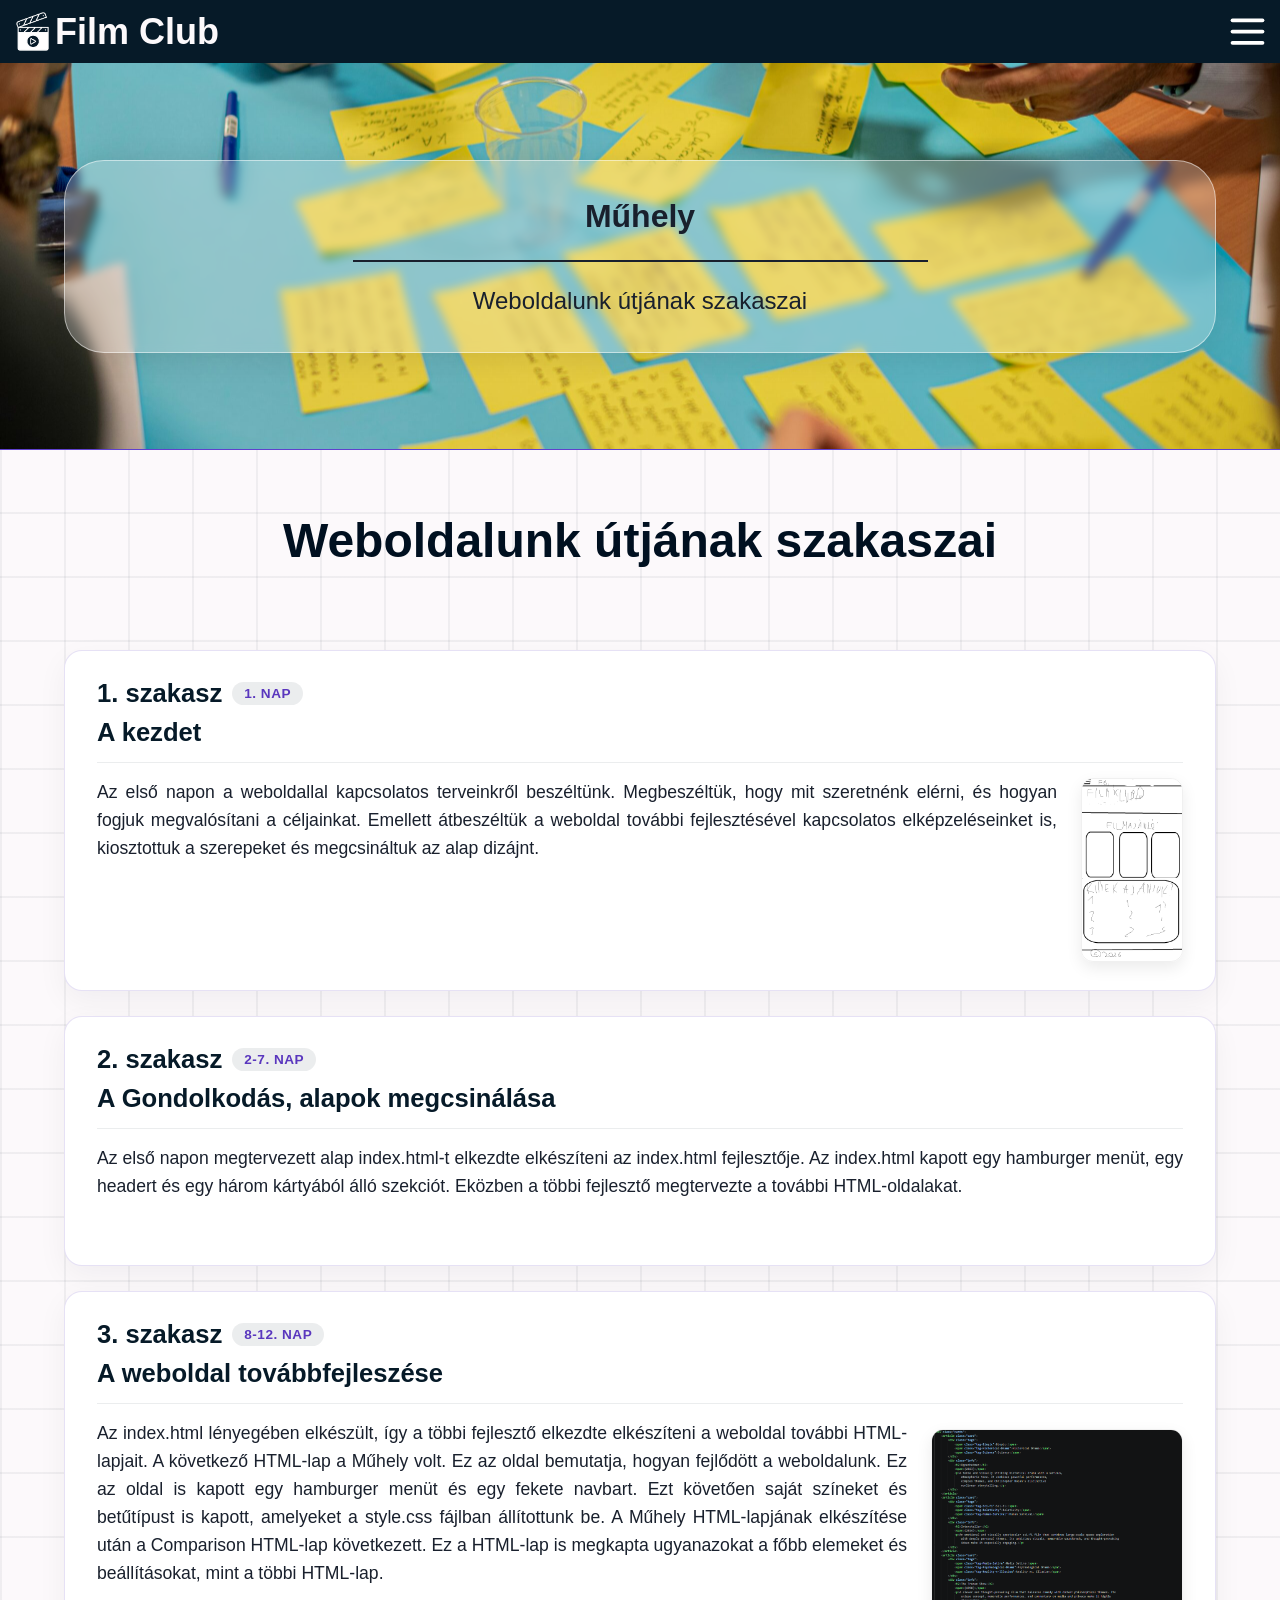
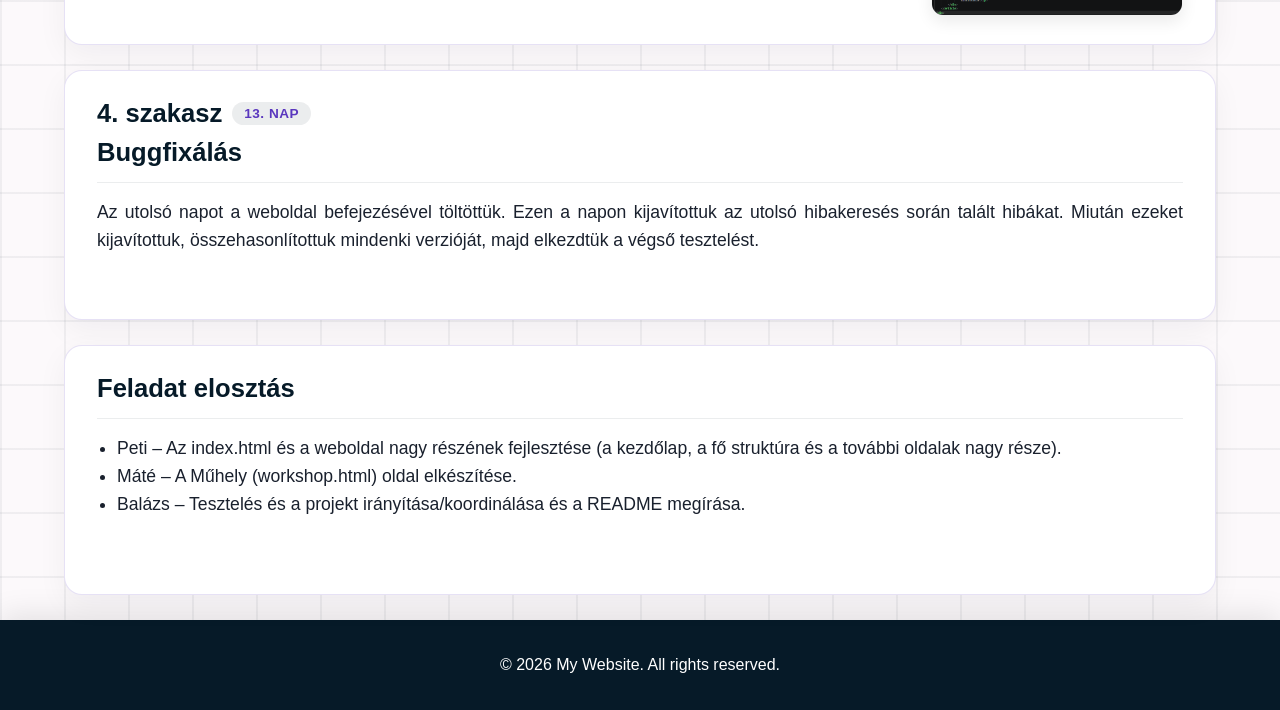
<file: src/workshop.html>
<!DOCTYPE html>
<html lang="hu">

<head>
    <meta charset="UTF-8">
    <meta name="viewport" content="width=device-width, initial-scale=1.0">
    <link rel="stylesheet" href="style.css">
    <link rel="stylesheet" href="workshop.css">
    <link rel="icon" href="images/index.png">
    <script src="script.js" defer></script>
    <title>Workshop</title>
</head>

<body>
    <nav id="navbar">
        <div class="nav-title">
            <img src="images/logo.png" alt="Logo" class="logo">
            <h1><a href="../index.html">Film Club</a></h1>
        </div>
        <div class="menu-container">
            <button id="menu-button">
                <svg width="24" height="24" viewBox="0 0 24 24" fill="none" stroke="currentColor" stroke-width="2"
                    stroke-linecap="round" stroke-linejoin="round">
                    <line x1="4" y1="6" x2="20" y2="6" />
                    <line x1="4" y1="12" x2="20" y2="12" />
                    <line x1="4" y1="18" x2="20" y2="18" />
                </svg>
            </button>
            <ul id="nav-links">
                <li><a href="../index.html">Home</a></li>
                <li><a href="selection.html">Selection</a></li>
                <li class="current-tab"><a href="workshop.html">Workshop</a></li>
                <li><a href="sources.html">Sources</a></li>
            </ul>
        </div>
    </nav>

    <header>
        <div class="header-content">
            <h1>
                Műhely
            </h1>
            <span></span>
            <p>Weboldalunk útjának szakaszai</p>
        </div>
    </header>

    <main>
        <div class="title-wrapper">
            <h1 class="title">Weboldalunk útjának szakaszai</h1>
        </div>
        <article class="workshop_card">

            <div class="workshop_stage_title">
                <h1>1. szakasz</h1>
                <h2>1. Nap</h2>
            </div>
            <h1>A kezdet</h1>
            <div class="workshop_card_content">
                <p>
                    Az első napon a weboldallal kapcsolatos terveinkről beszéltünk. Megbeszéltük, hogy mit szeretnénk
                    elérni, és hogyan fogjuk megvalósítani a céljainkat. Emellett átbeszéltük a weboldal további
                    fejlesztésével kapcsolatos elképzeléseinket is, kiosztottuk a szerepeket és megcsináltuk az alap
                    dizájnt.
                </p>
                <a href="images/dizajn.png" class="firstdesign"><img src="images/dizajn.png" alt="dizajn"></a>
            </div>

        </article>
        <article class="workshop_card">
            <div class="workshop_stage_title">
                <h1>2. szakasz</h1>
                <h2>2-7. Nap</h2>
            </div>
            <h1>A Gondolkodás, alapok megcsinálása</h1>
            <div class="workshop_card_content">
                <p>
                    Az első napon megtervezett alap index.html-t elkezdte elkészíteni az index.html fejlesztője. Az
                    index.html kapott egy hamburger menüt, egy headert és egy három kártyából álló szekciót. Eközben a
                    többi fejlesztő megtervezte a további HTML-oldalakat.
                </p>
            </div>
        </article>
        <article class="workshop_card">
            <div class="workshop_stage_title">
                <h1>3. szakasz</h1>
                <h2>8-12. Nap</h2>
            </div>
            <h1>A weboldal továbbfejleszése</h1>
            <div class="workshop_card_content">
                <p>
                    Az index.html lényegében elkészült, így a többi fejlesztő elkezdte elkészíteni a weboldal további
                    HTML-lapjait.
                    A következő HTML-lap a Műhely volt. Ez az oldal bemutatja, hogyan fejlődött a weboldalunk. Ez az
                    oldal is kapott egy
                    hamburger menüt és egy fekete navbart. Ezt követően saját színeket és betűtípust is kapott,
                    amelyeket a style.css
                    fájlban állítottunk be.
                    A Műhely HTML-lapjának elkészítése után a Comparison HTML-lap következett. Ez a HTML-lap is megkapta
                    ugyanazokat a főbb
                    elemeket és beállításokat, mint a többi HTML-lap.
                </p>
                <a href="images/codesnippet.png" class="code-snippet"><img src="images/codesnippet.png" alt="codesnippet"></a>
            </div>
        </article>
        <article class="workshop_card">
            <div class="workshop_stage_title">
                <h1>4. szakasz</h1>
                <h2>13. Nap</h2>
            </div>
            <h1>Buggfixálás</h1>
            <div class="workshop_card_content">
                <p>
                    Az utolsó napot a weboldal befejezésével töltöttük. Ezen a napon kijavítottuk az utolsó hibakeresés
                    során talált
                    hibákat. Miután ezeket kijavítottuk, összehasonlítottuk mindenki verzióját, majd elkezdtük a végső
                    tesztelést.
                </p>
            </div>
        </article>
        <article class="workshop_card">
            <h1>Feladat elosztás</h1>
            <div class="workshop_card_content">
                <ul>
                    <li>Peti – Az index.html és a weboldal nagy részének fejlesztése (a kezdőlap, a fő struktúra és a további oldalak nagy része).</li>
                    <li>Máté – A Műhely (workshop.html) oldal elkészítése.</li>
                    <li>Balázs – Tesztelés és a projekt irányítása/koordinálása és a README megírása.</li>
                </ul>
            </div>
        </article>


    </main>

    <footer>
        <p>&copy; 2026 My Website. All rights reserved.</p>
    </footer>
</body>

</html>
</file>
<file: src/tablestyle.css>
table {
    display: flex;
    justify-content: center;
    align-items: center;
    flex-direction: column;
    border-radius: 20px;
    border-collapse: collapse;
    overflow: hidden;
    width: 1000px;
    height: auto;
}

.table-wrapper {
    margin-bottom: 100px;
}

.main {
    padding-top: 7vh;
}

table:has(thead td:nth-child(2) .img-wrapper:hover) tbody tr td:nth-child(2) {
    color: rgb(90, 55, 190);
}

table:has(thead td:nth-child(3) .img-wrapper:hover) tbody tr td:nth-child(3) {
    color: rgb(90, 55, 190);
}

table:has(thead td:nth-child(4) .img-wrapper:hover) tbody tr td:nth-child(4) {
    color: rgb(90, 55, 190);
}

table td {
    border: 1px solid rgba(167, 170, 175, 0.25);
    width: 250px;
    height: 200px;
    text-align: center;
    transition: all 0.3s ease-in-out;
}

thead tr {
    display: flex;
}

thead td {
    border-bottom: none;
    border-top: none;
    padding: 0;
    display: flex;
    overflow: hidden;
    justify-content: center;
    align-items: center;
    flex-direction: column;
    height: 300px;
}

thead h2 {
    font-size: 20px;
    margin-top: 10px;
}

thead td:nth-child(1) {
    border-left: none;
    border-right: none;
}

thead td:nth-child(3) {
    border-left: none;
}

thead td:nth-child(4) {
    border-right: none;
    border-left: none;
}

tbody td {
    font-size: 24px;
    height: 200px;
}

tbody tr:nth-child(3) td {
    border-bottom: none;
}

tbody tr:nth-child(1) td:nth-child(1) {
    border-left: none;
}

tbody tr:nth-child(1) td:nth-child(4) {
    border-right: none;
}

tbody tr:nth-child(2) td:nth-child(1) {
    border-left: none;
}

tbody tr:nth-child(2) td:nth-child(4) {
    border-right: none;
}

tbody tr:nth-child(3) td:nth-child(1) {
    border-left: none;
}

tbody tr:nth-child(3) td:nth-child(4) {
    border-right: none;
}


tbody h2 {
    font-size: 24px;
    padding: 20px;
}

.table-wrapper {
    width: auto;
    margin-bottom: 40px;
    padding: 0 10px;
    overflow-x: auto;
    backdrop-filter: blur(5px);
    background: rgba(255, 255, 255, 0.01);
    box-shadow: 0 4px 30px rgba(0, 0, 0, 0.1);
    border-radius: 40px;
    border: 1px solid rgba(255, 255, 255, 0.3);
}

@media (max-width: 1200px) {
    .table-wrapper {
        width: 95%;
    }

    .title-wrapper {
        width: 85%;
        height: 30vh;
    }
}

@media (max-width: 400px) {
    .title-wrapper {
        font-size: 20px;
    }
}
</file>
<file: src/style.css>
* {
    margin: 0;
    padding: 0;
    font-family: 'Gill Sans', 'Gill Sans MT', Calibri, 'Trebuchet MS', sans-serif;
    box-sizing: border-box;
}

:root {
    --navy: rgb(6, 26, 40);
    --light-navy: rgb(9, 38, 59);
    --light-navy-hover: rgb(13, 51, 78);
    --navy-dark: rgb(0, 16, 32);
    --purple: rgb(32, 16, 64);
    --navy-transparent: rgba(6, 26, 40, 0.05);

    --white: rgb(255, 255, 255);
    --off-white: rgb(252, 249, 251);
    --light-gray: rgb(227, 231, 237);

    --purple-accent: rgb(95, 65, 205);
    --purple-accent-hover: rgb(77, 53, 167);
    --blue: rgb(35, 125, 210);
    --orange: rgb(243, 107, 69);
    --green: rgb(30, 150, 115);

    --text: rgb(25, 32, 45);
    --text-light: rgb(255, 255, 255);

    --shadow: rgba(0, 0, 0, 0.1);
    --glass-bg: rgba(255, 255, 255, 0.5);
    --more-glass-bg: rgba(255, 255, 255, 0.01);
}

html,
body {
    height: 100%;
    width: 100%;
    background-color: var(--off-white);
    background-image:
        linear-gradient(to right, var(--navy-transparent) 2px, transparent 1px),
        linear-gradient(to bottom, var(--navy-transparent) 2px, transparent 1px);
    background-size: 64px 64px, 64px 64px;
}

nav,
header,
main,
footer {
    width: 100%;
}

.current-tab {
    background-color: var(--purple-accent);
}

nav {
    background-color: var(--navy);
    height: 7vh;
    display: flex;
    position: fixed;
    flex-direction: row;
    align-items: flex-start;
    transition: height 0.3s ease-in-out;
    z-index: 1000;
}

.nav-title {
    color: var(--white);
    font-size: 1.5em;
    display: flex;
    align-items: center;
    justify-content: center;
    height: 100%;
}

.nav-title h1 {
    font-family: 'Gill Sans', 'Gill Sans MT', Calibri, 'Trebuchet MS', sans-serif;
    font-weight: 700;
}

.nav-title h1 a {
    text-decoration: none;
    color: var(--off-white);
}

.logo {
    height: 5vh;
    width: auto;
    flex-shrink: 0;
    color: var(--white);
    margin-left: 10px;
    margin-bottom: 0;
}

.menu-container {
    display: flex;
    justify-content: left;
    flex-direction: column;
    align-items: flex-start;
    margin-left: auto;
    position: absolute;
    right: 0;
}

nav #menu-button {
    height: 5vh;
    width: 5vh;
    flex-shrink: 0;
    color: var(--white);
    margin-left: auto;
    margin-bottom: 1vh;
    margin-top: 1vh;
    margin-right: 10px;
    background: none;
    border: none;
}

:focus-visible {
    outline: 5px var(--orange) dashed;
}

nav #menu-button svg {
    width: 100%;
    height: 100%;
}

nav svg:hover {
    cursor: pointer;
}

nav svg line {
    transition: transform 0.3s ease, opacity 0.3s ease;
}

nav svg line:nth-child(1) {
    transform-origin: center;
}

nav svg line:nth-child(3) {
    transform-origin: center;
}

nav .open line:nth-child(1) {
    transform: rotate(45deg) translateY(25%);
}

nav .open line:nth-child(2) {
    opacity: 0;
}

nav .open line:nth-child(3) {
    transform: rotate(-45deg) translateY(-25%);
}

nav ul {
    display: flex;
    position: relative;
    flex-direction: column;
    align-items: center;
    list-style-type: none;
    width: 25vw;
    transition: transform 0.3s ease-in-out;
    border-radius: 0 0 0 8px;
    transform: translateX(100%);
    padding: 25px;
    padding-top: 15px;
    background-color: var(--navy);
}

.active {
    transform: translateX(0);
}

nav ul li {
    display: flex;
    align-items: center;
    width: 100%;
    text-align: center;
    padding: 20px;
    background-color: var(--light-navy);
    border-radius: 5px;
    padding: 5px 0;
    transition: all 0.3s ease-in-out;
}

nav ul li:hover {
    background-color: var(--light-navy-hover);
    transform: scale(0.98);
    cursor: pointer;
}

nav ul li:nth-child(1) {
    animation-delay: 0.1s;
}

nav ul li:nth-child(2) {
    animation-delay: 0.2s;
}

nav ul li:nth-child(3) {
    animation-delay: 0.3s;
}

nav ul li:nth-child(4) {
    animation-delay: 0.4s;
}

.active li {
    margin: 5px 0;
    animation: fadeInRight 0.5s ease-in-out backwards;
}

@keyframes fadeInRight {
    from {
        opacity: 0;
        transform: translateX(50px);
    }

    to {
        opacity: 1;
        transform: translateX(0);
    }
}

nav ul li a {
    color: var(--white);
    text-decoration: none;
    font-size: 1.2em;
    width: 100%;
    padding: 10px 0;
}

nav ul li:nth-child(2) {
    margin-top: 5px;
    margin-bottom: 5px;
}

header {
    padding-top: 7vh;
    background-color: var(--navy);
    height: 50%;
    background-image: url('images/header.png');
    background-position: center;
    background-size: cover;
    border-bottom: 1px solid var(--purple-accent);
}

.header-content {
    display: flex;
    flex-direction: column;
    justify-content: center;
    align-items: left;
    height: 100%;
    width: 100%;
}

.header-content h2 {
    color: var(--white);
    font-size: 3em;
    margin-left: 5%;
    margin-bottom: 20px;
    transition: all 0.3s ease-in-out;
}

.header-content h2 span {
    position: relative;
    display: inline-block;
    transition: color 0.3s ease-in-out;
    background: linear-gradient(90deg,
            var(--purple-accent) 0%,
            var(--purple-accent) 40%,
            var(--purple-accent) 49%,
            var(--white) 50%,
            var(--white) 100%);
    background-size: 220% auto;
    background-position: 100% 0;
    -webkit-background-clip: text;
    background-clip: text;
    color: transparent;
    transition: background-position 0.5s ease-in-out
}

.header-content h2 span::after {
    content: '';
    position: absolute;
    left: 0;
    bottom: -2px;
    width: 100%;
    height: 3px;
    background-color: var(--purple-accent);
    transform: scaleX(0);
    transform-origin: bottom right;
    transition: transform 0.3s ease-in-out;
}

.header-content h2:hover span::after {
    transform: scaleX(1);
    transform-origin: bottom left;
}

.header-content h2:hover span {
    animation: textWave 0.3s linear;
    background-position: 0% 0;
}

.header-content h2:hover span:nth-of-type(1)::after {
    transition-delay: 0s;
}

.header-content h2:hover span:nth-of-type(2)::after {
    transition-delay: 0.25s;
}

.header-content h2:hover span:nth-of-type(3)::after {
    transition-delay: 0.5s;
}

.header-content h2:hover span:nth-of-type(1) {
    transition-delay: 0s;
}

.header-content h2:hover span:nth-of-type(2) {
    transition-delay: 0.25s;
}

.header-content h2:hover span:nth-of-type(3) {
    transition-delay: 0.5s;
}

.header-content p {
    color: var(--white);
    font-size: 1.5em;
    margin-left: 5%;
    margin-right: 5%;
    margin-bottom: 20px;
}

.header-content a {
    display: flex;
    align-items: center;
    justify-content: center;
    color: var(--white);
    text-decoration: none;
    font-size: 1.2em;
    margin-left: 5%;
    margin-right: 5%;
    background-color: var(--purple-accent);
    width: 250px;
    text-align: center;
    padding: 20px 30px;
    border-radius: 80px;
    transition: all 0.3s ease-in-out;
}

.header-content a:hover {
    background-color: var(--purple-accent-hover);
    scale: 0.98;
}


.header-content a svg {
    transition: all 0.3s ease-in-out;
}

.header-content a:hover svg {
    margin-left: 20px;
}

main {
    height: auto;
    width: 100%;
    max-width: 1500px;
    margin-left: auto;
    margin-right: auto;
    display: flex;
    justify-content: center;
    align-items: center;
    flex-direction: column;
    min-height: 90vh;
}

.title-wrapper {
    display: flex;
    justify-content: center;
    align-items: center;
    flex-direction: column;
    height: 200px;
    width: 100%;
}

.title {
    font-size: 2em;
    color: var(--navy-dark);
    margin-bottom: 20px;
    font-weight: bold;
    font-size: 3em;
}

.title-wrapper p {
    color: var(--purple-accent);
    font-weight: 600;
    text-align: center;
}

.cards {
    display: flex;
    justify-content: space-between;
    align-items: center;
    flex-wrap: wrap;
    width: 90%;
    min-width: 390px;
    margin-bottom: 40px;
}

.card {
    background-color: var(--off-white);
    width: 30%;
    height: 60vh;
    display: flex;
    justify-content: center;
    align-items: center;
    flex-direction: column;
    color: var(--white);
    font-size: 1.5em;
    border-radius: 40px;
    border: 1px solid var(--off-white);
    box-shadow: 0px 4px 6px var(--shadow);
    transition: all 0.3s ease-in-out;
    overflow: hidden;
    text-align: center;
    background-size: cover;
    background-position: center;
    opacity: 0;
}

.is-visible {
    animation: fadeIn 0.5s ease-in-out backwards;
    opacity: 1;
}

.card:nth-child(1) {
    animation-delay: 0.1s;
    background-image: url('images/card1.jpg');
}

.card:nth-child(2) {
    animation-delay: 0.3s;
    background-image: url('images/card2.jpg');
}

.card:nth-child(3) {
    animation-delay: 0.5s;
    background-image: url('images/card3.webp');
}

.card:hover {
    cursor: pointer;
    transform: scale(1.03);
    box-shadow: 0px 8px 12px var(--shadow);
    border: 1px solid var(--off-white);
}

.tags {
    width: 90%;
    height: 40px;
    display: flex;
    align-items: center;
    justify-content: space-between;
    flex-direction: row;
    margin-top: 10px;
    text-align: center;
}

.tags span {
    width: 30%;
    height: 100%;
    font-size: 15px;
    border-radius: 20px;
    display: flex;
    align-items: center;
    justify-content: center;
}

.tag-Sci-Fi,
.tag-Space,
.tag-Cyberpunk,
.tag-Psychological,
.tag-Mystery,
.tag-Reality-v-Illusion,
.tag-Media-Satire,
.tag-Psychological-Drama {
    background-color: #1E3A8A;
    color: var(--text-light);
}

.tag-Thriller,
.tag-Crime {
    background-color: #7C3AED;
    color: var(--text-light);
}

.tag-Action,
.tag-Superhero,
.tag-War {
    background-color: #DC2626;
    color: var(--text-light);
}

.tag-Biopic,
.tag-Historical-Drama,
.tag-Science,
.tag-Human-Survival {
    background-color: #D97706;
    color: var(--text-light);
}

.tag-Relativity,
.tag-Adventure {
    background-color: #EA580C;
    color: var(--text-light);
}

.tag-Classic,
.tag-Drama {
    background-color: #F59E0B;
    color: var(--text);
}

.tag-Romance,
.tag-Fantasy {
    background-color: #EC4899;
    color: var(--text-light);
}

.card .info {
    background-color: var(--white);
    margin-top: auto;
    height: auto;
    width: 100%;
    transition: transform 0.5s ease-in-out;
    transform: translateY(101%);
    border: 1px solid var(--off-white);
    backdrop-filter: blur(5px);
    background: var(--glass-bg);
    box-shadow: 0 4px 30px var(--shadow);
}

.card:hover .info {
    transform: translateY(1%);
}

.card .info h2 {
    color: var(--navy);
    font-size: 1.5em;
    margin-top: 20px;
}

.card .info span {
    color: var(--purple-accent);
    font-size: 0.75em;
    margin-top: 10px;
}

.card .info p {
    color: var(--navy-dark);
    font-size: 0.9em;
    padding: 20px;
    border-top: 2px solid var(--white);
    margin-right: 5px;
    margin-left: 5px;
    margin-top: 15px;
}

@keyframes fadeIn {
    from {
        opacity: 0;
        transform: translateY(20px);
    }

    to {
        opacity: 1;
        transform: translateY(0);
    }
}

.content-wrapper {
    display: flex;
    justify-content: center;
    align-items: center;
    flex-direction: column;
    margin-bottom: 40px;
    width: 90%;
    height: auto;
    border: 1px solid var(--white);
    backdrop-filter: blur(5px);
    background: var(--glass-bg);
    box-shadow: 0 4px 30px var(--shadow);
    border-radius: 40px;
    transition: all 0.3s ease-in-out;
    padding: 30px;
}

.content-wrapper article:hover {
    transform: translateY(-10px);
    box-shadow: 0px 8px 12px var(--shadow);
}

.content-wrapper h2 {
    margin-bottom: 20px;
    font-size: 24px;
}

.content-wrapper .content-title {
    font-size: 36px;
}

.content-wrapper article {
    width: 95%;
    padding: 20px;
    border: 1px solid var(--white);
    backdrop-filter: blur(5px);
    background: var(--glass-bg);
    box-shadow: 0 4px 30px var(--shadow);
    border-radius: 20px;
    margin-bottom: 20px;
    display: flex;
    align-items: flex-start;
    justify-content: center;
    flex-direction: column;
    transition: all 0.3s ease-in-out;
    margin-left: 2.5%;
    margin-right: 2.5%;
    opacity: 0;
}

.content-wrapper .is-visible {
    opacity: 1;
}

.content-wrapper .head {
    display: flex;
    align-items: center;
    justify-content: flex-start;
    margin-bottom: 10px;
    width: 100%;
    color: var(--purple-accent);
}

.content-wrapper .head span {
    padding: 10px;
    background-color: var(--green);
    border-radius: 50%;
    margin-left: auto;
    margin-bottom: auto;
}

.content-wrapper .divider-line {
    width: 100%;
    height: 2px;
    background-color: var(--light-gray);
    margin-top: 20px;
    margin-bottom: 20px;
}

.content-wrapper .theme {
    margin-bottom: 20px;
}

.content-wrapper ul {
    margin-left: 20px;
}

.content-wrapper ul li:nth-child(1) {
    margin-bottom: 10px;
}

footer {
    background-color: var(--navy);
    color: var(--white);
    height: 10%;
    display: flex;
    justify-content: center;
    align-items: center;
    box-shadow: 0 -5px 30px var(--shadow);
}

.img-wrapper {
    width: auto;
    height: auto;
    transition: all 0.3s ease-in-out;
    cursor: pointer;
    padding: 0;
}

.img-wrapper:hover {
    transform: scale(1.05);
}

.img-wrapper img {
    height: 200px;
    width: auto;
    margin: 0;
    padding: 0;
    border-radius: 15px;
}

.content-wrapper .selection-title {
    font-size: 40px;
}

.opt-bar {
    width: 100%;
    height: auto;
    backdrop-filter: blur(5px);
    background: rgba(255, 255, 255, 0.01);
    box-shadow: 0 4px 30px rgba(0, 0, 0, 0.1);
    border-radius: 20px;
    border: 1px solid rgba(255, 255, 255, 0.3);
    margin-bottom: 25px;
    padding: 20px 0;
    display: flex;
    flex-direction: column;
    align-items: center;
    justify-content: space-between;
}

.opt-bar h2 {
    text-align: left;
    width: 95%;
}

.sort-btn {
    padding: 10px 30px;
    border: 0;
    border-radius: 20px;
    position: absolute;
    right: 2.5%;
    font-size: 20px;
    font-weight: 700;
    background-color: var(--purple-accent);
    color: var(--text-light);
    transition: all 0.3s ease-in-out;
}

.sort-btn:hover {
    background-color: var(--purple-accent-hover);
    scale: 0.98;
}

.sort-tags {
    display: grid;
    grid-template-columns: repeat(4, 1fr);
    justify-items: flex-start;
    width: 95%;
}

.sort-tags label {
    margin-left: 15px;
    padding: 5px 20px;
    border-radius: 20px;
}

.sort-opt {
    display: flex;
    align-items: center;
    justify-content: center;
    padding-bottom: 5px;
    padding-left: 5px;
    border-left: 2px solid var(--purple-accent);
}

input[type=checkbox] {
    appearance: none;
    -webkit-appearance: none;

    height: 1.5vh;
    width: 1.5vh;

    border-radius: 5px;
    background-color: var(--glass-bg);
    border: 1px solid black;
    display: flex;
    overflow: hidden;
}

input[type=checkbox]:checked {
    scale: 1.05;
    border: none;
}

input[type="checkbox"]::before {
    content: "";
    width: 1.5vh;
    height: 1.5vh;
    transform: scale(0);
    background-color: var(--purple-accent);
    transition: 120ms transform ease-in-out;
}

input[type="checkbox"]:checked::before {
    transform: scale(1);
}

main:has(#movie-list) {
    padding-top: 10vh;
}

.content-wrapper:has(#movie-list) {
    width: 70%;
}

.content-wrapper:has(#movie-list) ul {
    margin-left: 0;
}

.content-wrapper:has(#movie-list) ul li:nth-child(1) {
    margin-bottom: 0;
}

#movie-list {
    list-style: none;
    width: 100%;
    height: auto;
    display: flex;
    align-items: center;
    justify-content: space-between;
    gap: 20px;
    flex-direction: column;
}

#none-selected-prompt {
    display: none;
}

.movie-opt {
    width: 90%;
    height: auto;
    padding: 20px;
    display: none;
    flex-direction: row;
    align-items: center;
    justify-content: flex-start;
    text-align: left;
    backdrop-filter: blur(5px);
    background: rgba(255, 255, 255, 0.01);
    box-shadow: 0 4px 30px rgba(0, 0, 0, 0.1);
    border-radius: 20px;
    border: 1px solid rgba(255, 255, 255, 0.3);
    opacity: 0;
}

.movie-opt .img-wrapper img {
    height: 300px;
}

.movie-opt .text-content {
    display: flex;
    flex-direction: column;
    align-items: flex-start;
    justify-content: center;
    flex: 1;
    margin-left: 50px;
}

.movie-opt .tags {
    width: 33%;
    top: 20px;
    right: 20px;
    position: absolute;
    margin-top: 0;
}

.movie-opt .text-content h2 {
    position: relative;
    display: inline-block;
    margin-bottom: 25px;
}

.movie-opt .text-content h2::after {
    content: '';
    position: absolute;
    bottom: -15px;
    right: -10%;
    width: 120%;
    height: 2px;
    background-color: var(--purple-accent);
}

.selected {
    display: flex;
}

@media (max-width: 1200px) {
    .card {
        min-width: 350px;
        margin-bottom: 40px;
        margin-left: auto;
        margin-right: auto;
        animation-delay: 0.1s;
        height: 50vh;
    }

    .card .info {
        transform: translateY(1%);
    }

    .content-wrapper:has(#movie-list) {
        width: 100%;
        border-radius: 0;
        padding: 20px 0;
    }


    .opt-bar {
        border-radius: 0;
    }

    .sort-tags {
        grid-template-columns: repeat(3, 1fr);
    }
}

@media (max-width: 800px) {
    .card {
        min-width: 350px;
        margin-bottom: 40px;
        margin-left: auto;
        margin-right: auto;
        animation-delay: 0.1s;
        height: 70vh;
    }

    .card div {
        height: 65%;
    }

    .card .tags {
        height: 40px;
    }

    .card:hover div {
        transform: translateY(1%);
    }

    .header-content h1 {
        font-size: 2.5em;
    }

    .header-content p {
        font-size: 1.25em;
    }

    .header-content a {
        margin-left: auto;
        margin-right: auto;
    }

    nav ul {
        width: 100vw;
        padding: 0;
        padding-top: 15px;
        padding-bottom: 15px;
        border-radius: 0;
        transform: translateY(-150%) translateX(0);
        z-index: 0;
    }

    nav ul li {
        opacity: 0;
    }

    nav svg {
        z-index: 100;
    }

    nav .nav-title {
        z-index: 100;
    }

    nav ul li {
        width: 75vw;
    }

    .active {
        transform: translateY(0);
        opacity: 1;
    }

    .active li {
        opacity: 1;
    }

    .title-wrapper p {
        width: 90%;
    }

    .content-wrapper {
        border-radius: 0;
        width: 100%;
        border-left: none;
        border-right: none;
        padding: 0;
    }

    .content-wrapper article {
        width: 85%;
    }

    .content-title {
        margin-top: 25px;
    }

    .movie-opt {
        flex-direction: column;
        align-items: center;
        justify-content: center;
        text-align: center;
    }

    .movie-opt .img-wrapper img {
        width: 80%;
        height: auto;
        margin-top: 55px;
    }

    .movie-opt .text-content {
        flex-direction: column;
        align-items: center;
        flex: 1;
        margin-left: 0;
        margin-top: 15px;
    }

    .movie-opt .tags {
        right: 5%;
        position: absolute;
        margin-top: 0;
        width: 90%;
    }

    .sort-tags {
        grid-template-columns: repeat(2, 1fr);
    }
}

@media (max-width: 500px) {
    .sort-tags {
        grid-template-columns: repeat(1, 1fr);
        justify-items: center;
    }

    .sort-opt {
        border: none;
    }
}

@media (max-width: 400px) {
    .cards {
        min-width: 0;
        width: 90vw;
    }

    .card {
        min-width: 0;
        width: 90%;
        max-height: 500px;
        font-size: 20px;
    }

    .title {
        text-align: center;
    }

    .nav-title {
        font-size: 20px;
    }
}
</file>
<file: src/sourcespage.css>
header {
    margin-bottom: 50px;
}

.header-content {
    align-items: center;
}

.header-content h2 {
    border: 1px solid var(--glass-bg);
    border-collapse: collapse;
    overflow: hidden;
    backdrop-filter: blur(5px);
    background: var(--more-glass-bg );
    border-radius: 20px;
    padding: 50px;
}

.content-wrapper {
    flex-direction: row;
}

.content-wrapper article {
    margin: 0;
    width: 85%;
    display: flex;
    flex-direction: row;
    align-items: center;
    justify-content: center;
    margin-top: 20px;
}

.content-wrapper article:nth-child(1) {
    margin-top: 0;
}

.content-wrapper article:hover {
    transform: none;
}

.content-wrapper .sources {
    width: 50%;
    margin-left: auto;
    display: flex;
    align-items: center;
    justify-content: center;
    flex-direction: column;
    text-align: center;
}

.left-column {
    width: 50%;
    height: auto;
    display: flex;
    flex-direction: column;
    align-items: flex-start;
    justify-content: center;
}

.right-column {
    width: 50%;
    height: auto;
    display: flex;
    flex-direction: column;
    align-items: flex-end;
    justify-content: center;
}

.img-wrapper img {
    max-width: 150px;
    height: auto;
}

.workshop_card {
    height: 230px;
}

@media (max-width: 800px) {
    .content-wrapper {
        flex-direction: column;
        width: 90%;
        margin-top: 50px;
        border-radius: 20px;
    }

    .left-column {
        width: 100%;
        flex-direction: column;
        align-items: center;
        justify-content: space-between;
        margin-top: 20px;
    }

    .right-column {
        width: 100%;
        flex-direction: column;
        align-items: center;
        justify-content: space-between;
        margin-top: 20px;
        margin-bottom: 20px;
    }
}
</file>
<file: src/workshop.css>
:root {
    --navy: rgb(6, 26, 40);
    --light-navy: rgb(9, 38, 59);
    --light-navy-hover: rgb(13, 51, 78);
    --navy-dark: rgb(0, 16, 32);
    --purple: rgb(32, 16, 64);
    --navy-transparent: rgba(6, 26, 40, 0.05);

    --white: rgb(255, 255, 255);
    --off-white: rgb(252, 249, 251);
    --light-gray: rgb(227, 231, 237);

    --purple-accent: rgb(95, 65, 205);
    --purple-accent-hover: rgb(77, 53, 167);

    --text: rgb(25, 32, 45);
    --text-light: rgb(255, 255, 255);

    --shadow: rgba(0, 0, 0, 0.1);
    --glass-bg: rgba(255, 255, 255, 0.25);
    --glass-border: rgba(255, 255, 255, 0.5);
    --main-bg: rgba(255, 255, 255, 0);
    --card-border: rgba(90, 55, 190, 0.15);
    --workshop-cardh2: rgb(90, 55, 190);
    --workshop-border: rgba(6, 26, 40, 0.08);
    --workshop-image: rgba(0, 0, 0, 0.08);
    --workshop-imgbr: rgba(0, 0, 0, 0.06);
}




header {
    padding-top: 7vh;
    background-color: var(--navy);
    height: 50vh;
    background-image: url('images/aiworksshopbg.png');
    background-position: center;
    background-size: cover;
    text-align: center;
    display: flex;
    justify-content: center;
    align-items: center;
}

.header-content {
    backdrop-filter: blur(5px);
    background: var(--glass-bg);
    box-shadow: 0 4px 30px var(--shadow);
    border: 1px solid var(--glass-border);
    width: 40%;
    height: 50%;
    margin: auto;
    border-radius: 40px;
    display: flex;
    align-items: center;
    justify-content: center;
}

.header-content h1 {
    margin: 0;
    color: var(--text);
}

.header-content span {
    width: 50%;
    height: 2px;
    background-color: var(--text);
    margin-top: 25px;
    margin-bottom: 25px;
}

.header-content p {
    width: 100%;
    margin: 0;
    color: var(--text);
}

.main {
    width: 100%;
    display: flex;
    justify-content: center;
    align-items: center;
    flex-direction: column;
    min-height: 90vh;
    padding-top: 4vh;
    padding-bottom: 7vh;
    gap: 4vh;
    backdrop-filter: blur(5px);
    background: var(--main-bg);
    box-shadow: 0 4px 30px var(--shadow);
    border: 1px solid var(--glass-border);
}

.workshop_card {
    width: 60%;
    min-height: 250px;
    height: auto;
    padding: 28px 32px;
    background-color: var(--white);
    border: 1px solid var(--card-border);
    border-radius: 18px;
    box-shadow: 0 10px 30px var(--navy-transparent);
    box-sizing: border-box;
    opacity: 0;
    transform: translateY(-80px);
    transition: opacity 0.8s ease, transform 0.8s ease, box-shadow 0.3s ease;
    margin-bottom: 25px;
}

.workshop_card.is-visible {
    opacity: 1;
    transform: translateY(0);
}

.workshop_card.is-visible:hover {
    cursor: pointer;
    box-shadow: 0 18px 40px var(--card-border);
}

.workshop_card .workshop_stage_title {
    display: flex;
    align-items: center;
    justify-content: baseline;
    margin-bottom: 10px;
}

.workshop_card h1 {
    color: var(--navy);
    font-size: 1.6em;
    font-weight: 700;
}

.workshop_card h2 {
    display: inline-block;
    color: var(--workshop-cardh2);
    background-color: var(--workshop-border);
    font-size: 0.85em;
    font-weight: 600;
    text-transform: uppercase;
    letter-spacing: 0.5px;
    padding: 4px 12px;
    border-radius: 20px;
    margin-left: 10px;
}

.workshop_card_content {
    display: flex;
    flex-direction: row;
    align-items: flex-start;
    gap: 24px;
    margin-top: 15px;
    padding-top: 15px;
    border-top: 1px solid var(--workshop-border);
}

.workshop_card p {
    color: var(--text);
    font-size: 1.1em;
    line-height: 1.6;
    text-align: justify;
    margin: 0;
    flex: 1;
}

.workshop_card ul {
    color: var(--text);
    font-size: 1.1em;
    line-height: 1.6;
    text-align: justify;
    margin: 0;
    flex: 1;
    margin-left: 20px;
}

.firstdesign {
    transition: all 0.3s ease-in-out;
    width: auto;
    height: auto;
    border-radius: 12px;
    overflow: hidden;
    box-shadow: 0 6px 16px var(--workshop-image);
    border: 1px solid var(--workshop-imgbr);
}

.firstdesign img {
    width: 100px;
    height: auto;
}

.firstdesign:hover {
    transform: scale(1.05);
}

.code-snippet {
    transition: all 0.3s ease-in-out;
    border-radius: 12px;
    overflow: hidden;
    box-shadow: 0 6px 16px var(--workshop-image);
    border: 1px solid var(--workshop-imgbr);
    display: flex;
    margin-top: 10px;
}

.code-snippet img {
    width: 250px;
    height: auto;
}

.code-snippet:hover {
    transform: scale(1.05);
}

@media (max-width: 1300px) {
    .title {
        text-align: center;
    }

    .workshop_card {
        width: 90%;
    }

    .main {
        backdrop-filter: none;
        background: none;
        box-shadow: none;
        border: none;
    }

    .header-content {
        width: 90%;
    }
}

@media (max-width: 800px) {
    .workshop_card_content {
        flex-direction: column;
        align-items: center;
        justify-content: center;
    }
}
</file>
